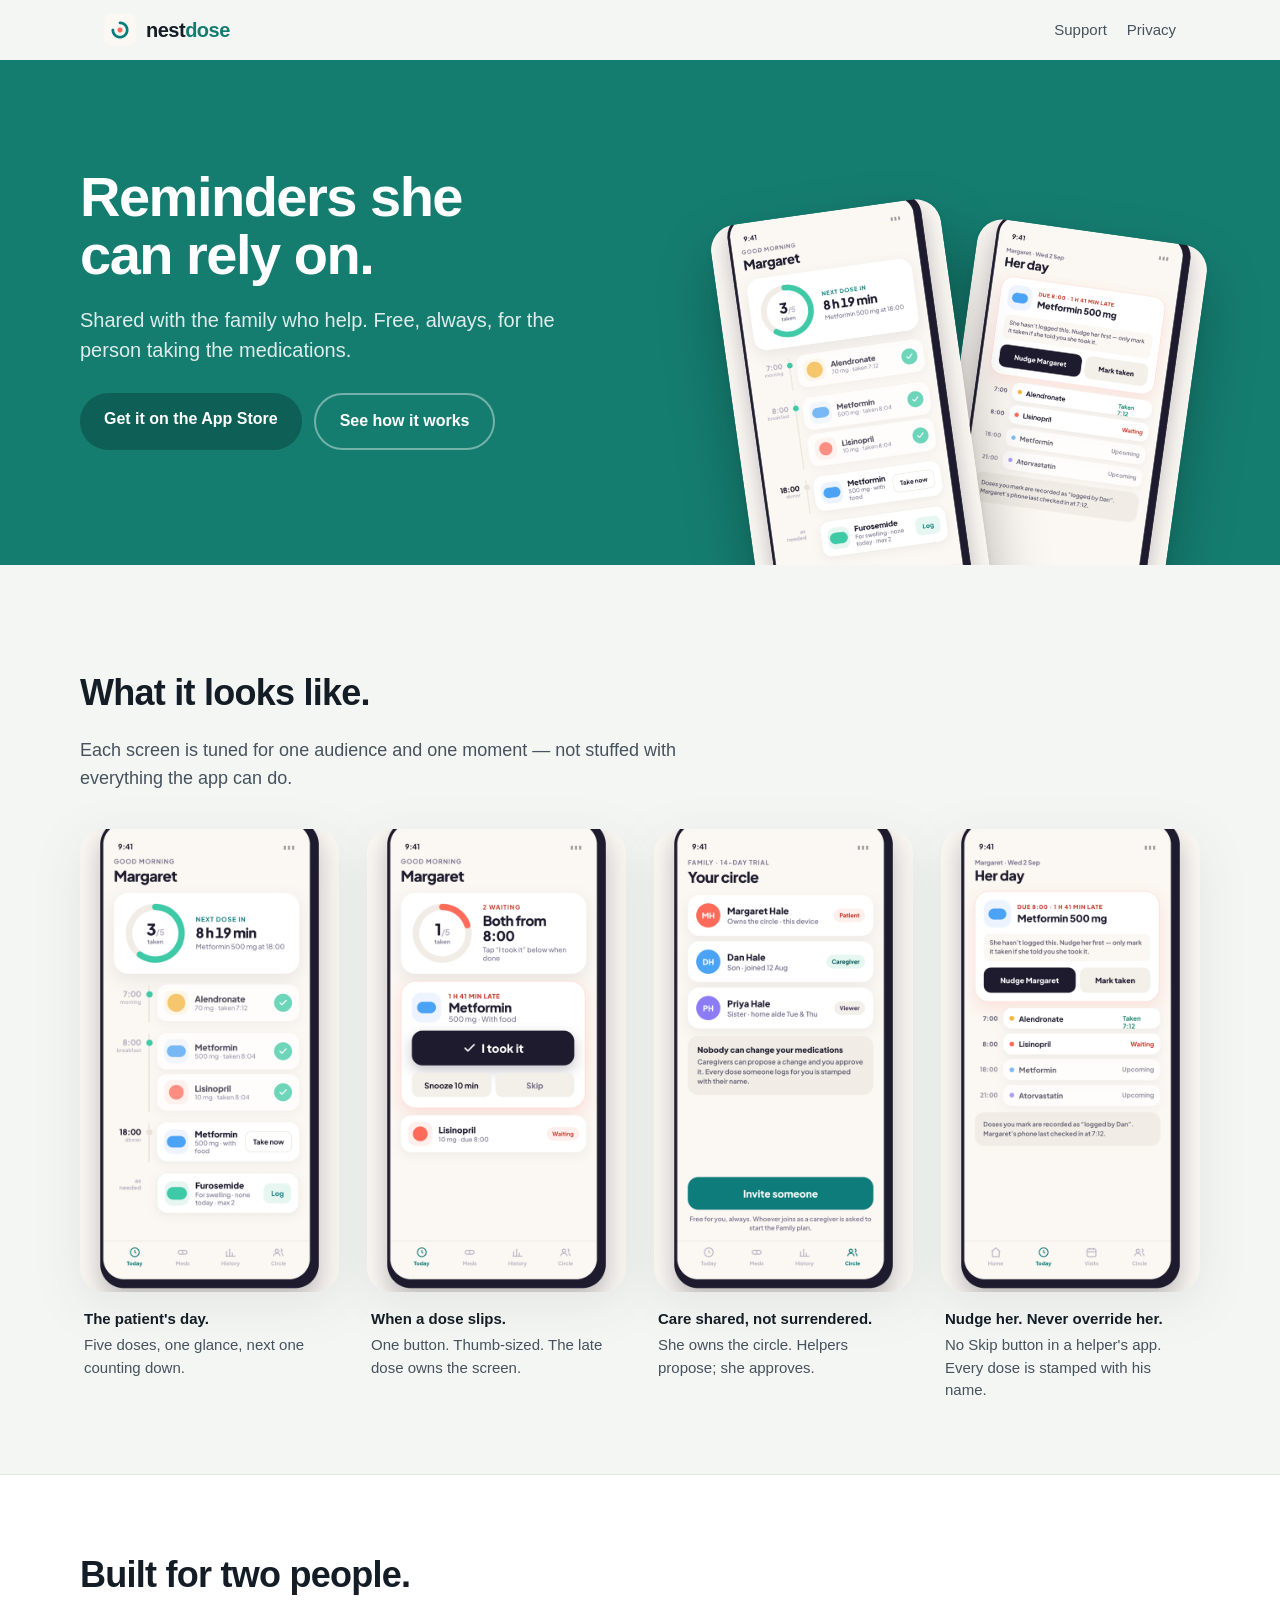
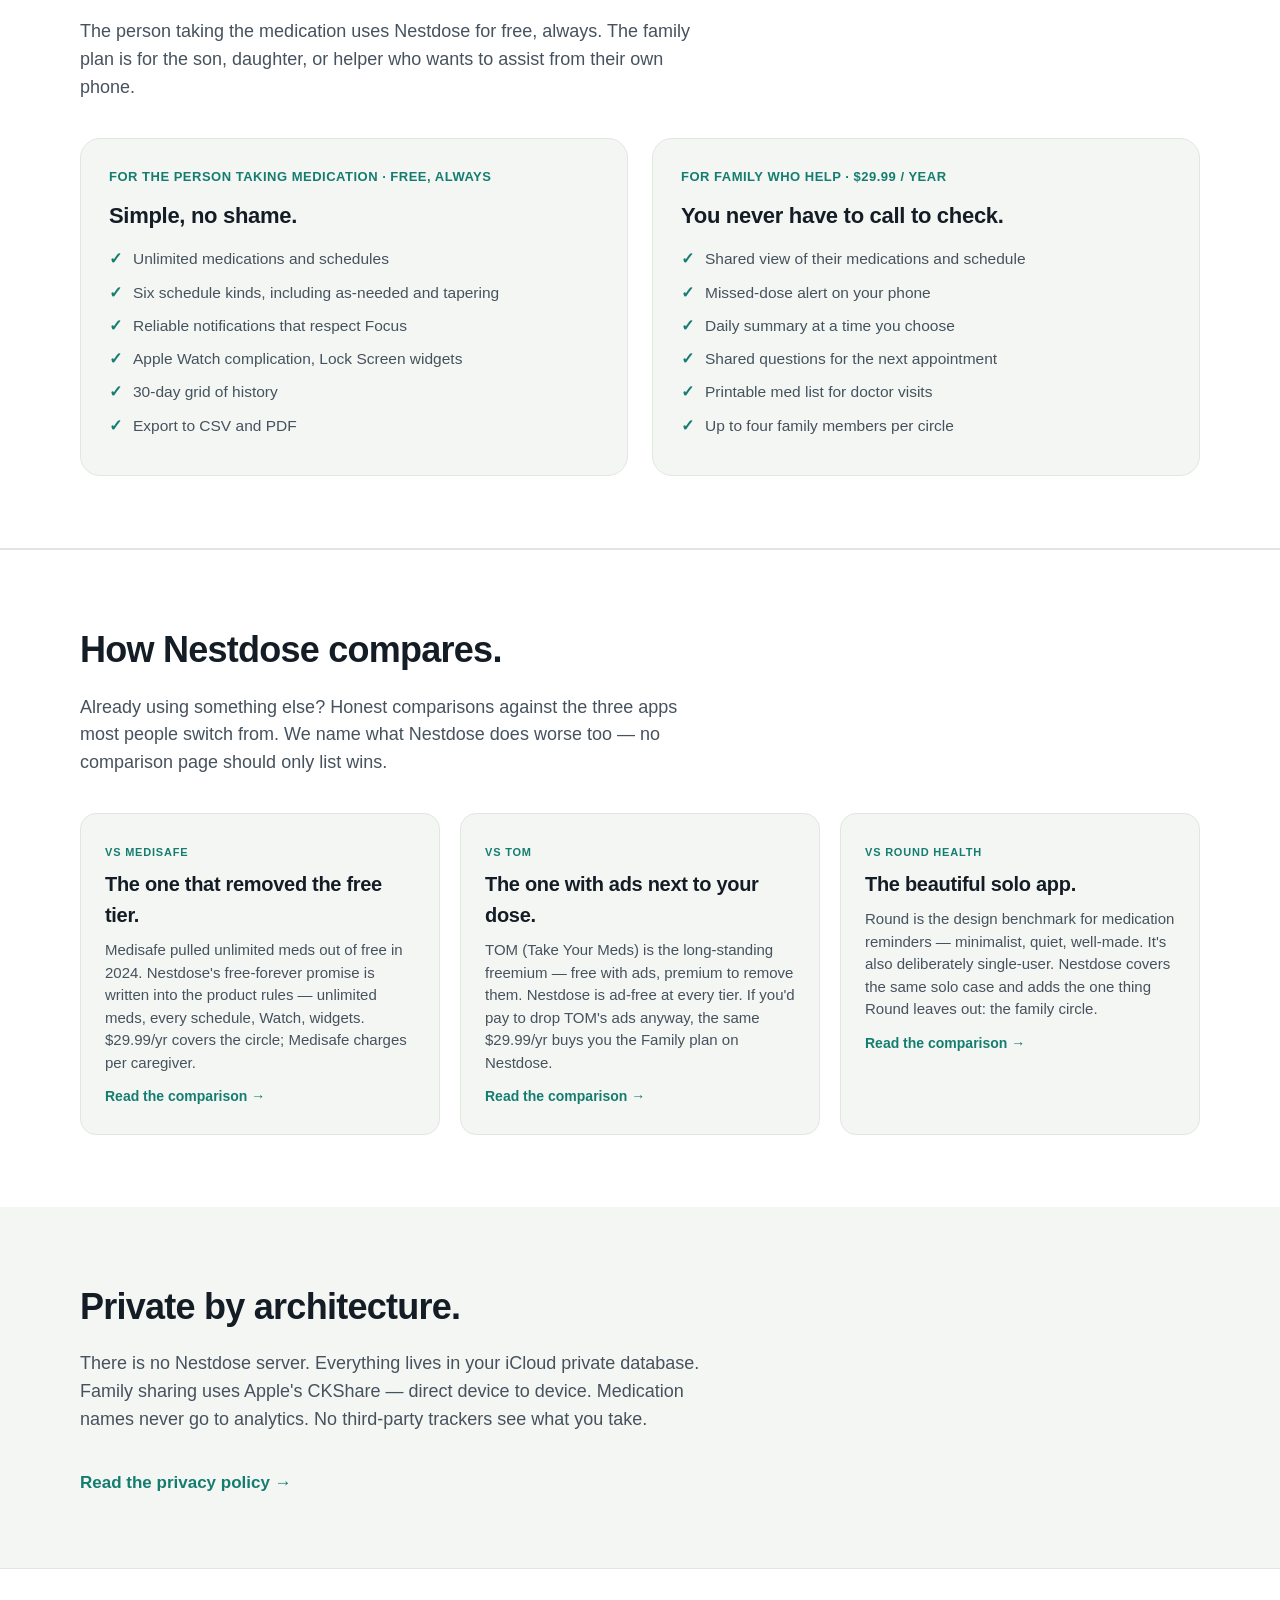
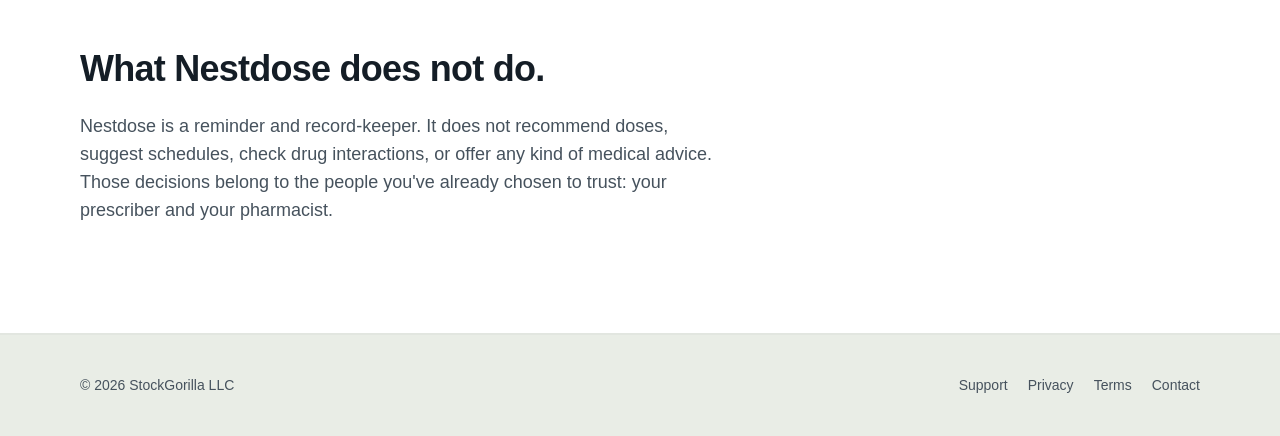
<file: index.html>
<!DOCTYPE html>
<html lang="en">
<head>
<meta charset="utf-8" />
<meta name="viewport" content="width=device-width, initial-scale=1" />
<title>Nestdose — Family medication reminders</title>
<meta name="description" content="Simple medication reminders for the person taking them, shared with the family who help. Free, always, for the patient." />
<link rel="stylesheet" href="/style.css" />
<link rel="icon" href="/favicon-32.png" sizes="32x32" />
<link rel="icon" href="/icon-128.png" sizes="128x128" />
<link rel="apple-touch-icon" href="/apple-touch-icon.png" />
<meta property="og:title" content="Nestdose — Family medication reminders" />
<meta property="og:description" content="Simple reminders. Shared with the family who help. Free, always, for the patient." />
<meta property="og:type" content="website" />
<meta property="og:url" content="https://nestdose.com" />
<meta property="og:image" content="https://nestdose.com/icon-1024.png" />
<meta name="theme-color" content="#157D70" />
</head>
<body>

<nav class="nav">
    <a href="/" class="brand">
        <img src="/icon-128.png" alt="" class="brand-icon" />
        <span class="brand-name">nest<em>dose</em></span>
    </a>
    <ul>
        <li><a href="/support/">Support</a></li>
        <li><a href="/privacy/">Privacy</a></li>
    </ul>
</nav>

<header class="hero">
    <div class="hero-inner">
        <div class="hero-copy">
            <h1>Reminders she<br>can rely on.</h1>
            <p class="tag">Shared with the family who help. Free, always, for the person taking the medications.</p>
            <div class="cta-row">
                <a href="https://apps.apple.com/app/id6810688107" class="cta">Get it on the App Store</a>
                <a href="#gallery" class="cta outline">See how it works</a>
            </div>
        </div>
        <div class="hero-devices" aria-hidden="true">
            <img src="/screenshots/today.png" alt="" class="phone phone-left" loading="eager" />
            <img src="/screenshots/caregiver.png" alt="" class="phone phone-right" loading="eager" />
        </div>
    </div>
</header>

<section id="gallery" class="gallery">
    <div class="inner">
        <h2>What it looks like.</h2>
        <p class="lede">Each screen is tuned for one audience and one moment — not stuffed with everything the app can do.</p>
        <div class="shots">
            <figure>
                <img src="/screenshots/today.png" alt="Today screen: Margaret's five doses for the day with a progress ring and timeline." loading="lazy" />
                <figcaption>
                    <strong>The patient's day.</strong>
                    Five doses, one glance, next one counting down.
                </figcaption>
            </figure>
            <figure>
                <img src="/screenshots/late-dose.png" alt="A late dose takes over the Today screen with one thumb-sized button." loading="lazy" />
                <figcaption>
                    <strong>When a dose slips.</strong>
                    One button. Thumb-sized. The late dose owns the screen.
                </figcaption>
            </figure>
            <figure>
                <img src="/screenshots/circle.png" alt="Circle screen listing Margaret, Dan, and Priya with their roles." loading="lazy" />
                <figcaption>
                    <strong>Care shared, not surrendered.</strong>
                    She owns the circle. Helpers propose; she approves.
                </figcaption>
            </figure>
            <figure>
                <img src="/screenshots/caregiver.png" alt="Caregiver view of Margaret's day showing a late dose and a Nudge button." loading="lazy" />
                <figcaption>
                    <strong>Nudge her. Never override her.</strong>
                    No Skip button in a helper's app. Every dose is stamped with his name.
                </figcaption>
            </figure>
        </div>
    </div>
</section>

<section class="plans">
    <div class="inner">
        <h2>Built for two people.</h2>
        <p class="lede">The person taking the medication uses Nestdose for free, always. The family plan is for the son, daughter, or helper who wants to assist from their own phone.</p>
        <div class="cards">
            <div class="card">
                <span class="price">For the person taking medication · Free, always</span>
                <h3>Simple, no shame.</h3>
                <ul>
                    <li>Unlimited medications and schedules</li>
                    <li>Six schedule kinds, including as-needed and tapering</li>
                    <li>Reliable notifications that respect Focus</li>
                    <li>Apple Watch complication, Lock Screen widgets</li>
                    <li>30-day grid of history</li>
                    <li>Export to CSV and PDF</li>
                </ul>
            </div>
            <div class="card">
                <span class="price">For family who help · $29.99 / year</span>
                <h3>You never have to call to check.</h3>
                <ul>
                    <li>Shared view of their medications and schedule</li>
                    <li>Missed-dose alert on your phone</li>
                    <li>Daily summary at a time you choose</li>
                    <li>Shared questions for the next appointment</li>
                    <li>Printable med list for doctor visits</li>
                    <li>Up to four family members per circle</li>
                </ul>
            </div>
        </div>
    </div>
</section>

<section class="compare-links">
    <div class="inner">
        <h2>How Nestdose compares.</h2>
        <p class="lede">Already using something else? Honest comparisons against the three apps most people switch from. We name what Nestdose does worse too — no comparison page should only list wins.</p>
        <div class="compare-grid">
            <a href="/vs-medisafe/" class="compare-card">
                <span class="vs-tag">vs Medisafe</span>
                <h3>The one that removed the free tier.</h3>
                <p>Medisafe pulled unlimited meds out of free in 2024. Nestdose's free-forever promise is written into the product rules — unlimited meds, every schedule, Watch, widgets. $29.99/yr covers the circle; Medisafe charges per caregiver.</p>
                <span class="read-more">Read the comparison →</span>
            </a>
            <a href="/vs-tom/" class="compare-card">
                <span class="vs-tag">vs TOM</span>
                <h3>The one with ads next to your dose.</h3>
                <p>TOM (Take Your Meds) is the long-standing freemium — free with ads, premium to remove them. Nestdose is ad-free at every tier. If you'd pay to drop TOM's ads anyway, the same $29.99/yr buys you the Family plan on Nestdose.</p>
                <span class="read-more">Read the comparison →</span>
            </a>
            <a href="/vs-round-health/" class="compare-card">
                <span class="vs-tag">vs Round Health</span>
                <h3>The beautiful solo app.</h3>
                <p>Round is the design benchmark for medication reminders — minimalist, quiet, well-made. It's also deliberately single-user. Nestdose covers the same solo case and adds the one thing Round leaves out: the family circle.</p>
                <span class="read-more">Read the comparison →</span>
            </a>
        </div>
    </div>
</section>

<section class="privacy-callout">
    <div class="inner">
        <h2>Private by architecture.</h2>
        <p class="lede">There is no Nestdose server. Everything lives in your iCloud private database. Family sharing uses Apple's CKShare — direct device to device. Medication names never go to analytics. No third-party trackers see what you take.</p>
        <p class="link-row"><a href="/privacy/">Read the privacy policy →</a></p>
    </div>
</section>

<section class="disclaimer">
    <div class="inner">
        <h2>What Nestdose does not do.</h2>
        <p class="lede">Nestdose is a reminder and record-keeper. It does not recommend doses, suggest schedules, check drug interactions, or offer any kind of medical advice. Those decisions belong to the people you've already chosen to trust: your prescriber and your pharmacist.</p>
    </div>
</section>

<footer class="footer">
    <div class="inner">
        <div>© 2026 StockGorilla LLC</div>
        <ul>
            <li><a href="/support/">Support</a></li>
            <li><a href="/privacy/">Privacy</a></li>
            <li><a href="/terms/">Terms</a></li>
            <li><a href="mailto:adhikaribipin@gmail.com">Contact</a></li>
        </ul>
    </div>
</footer>

</body>
</html>
</file>
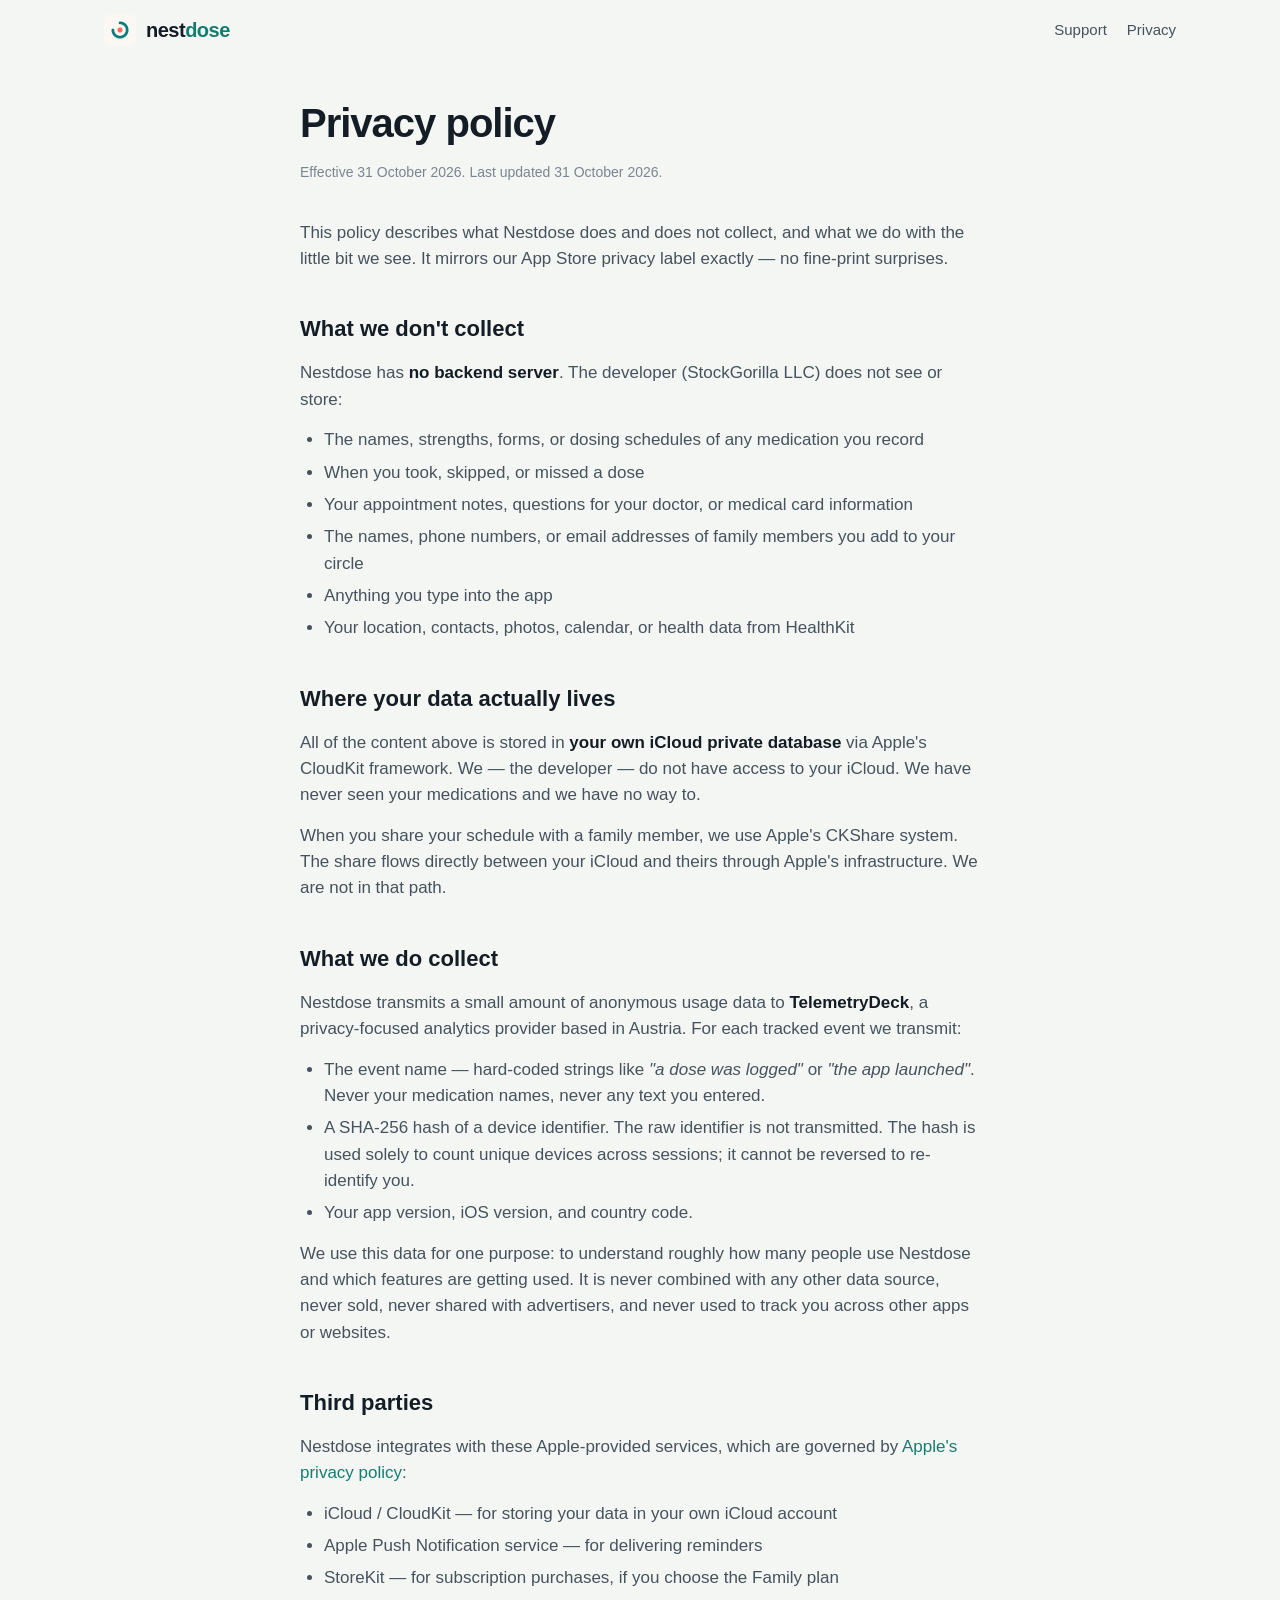
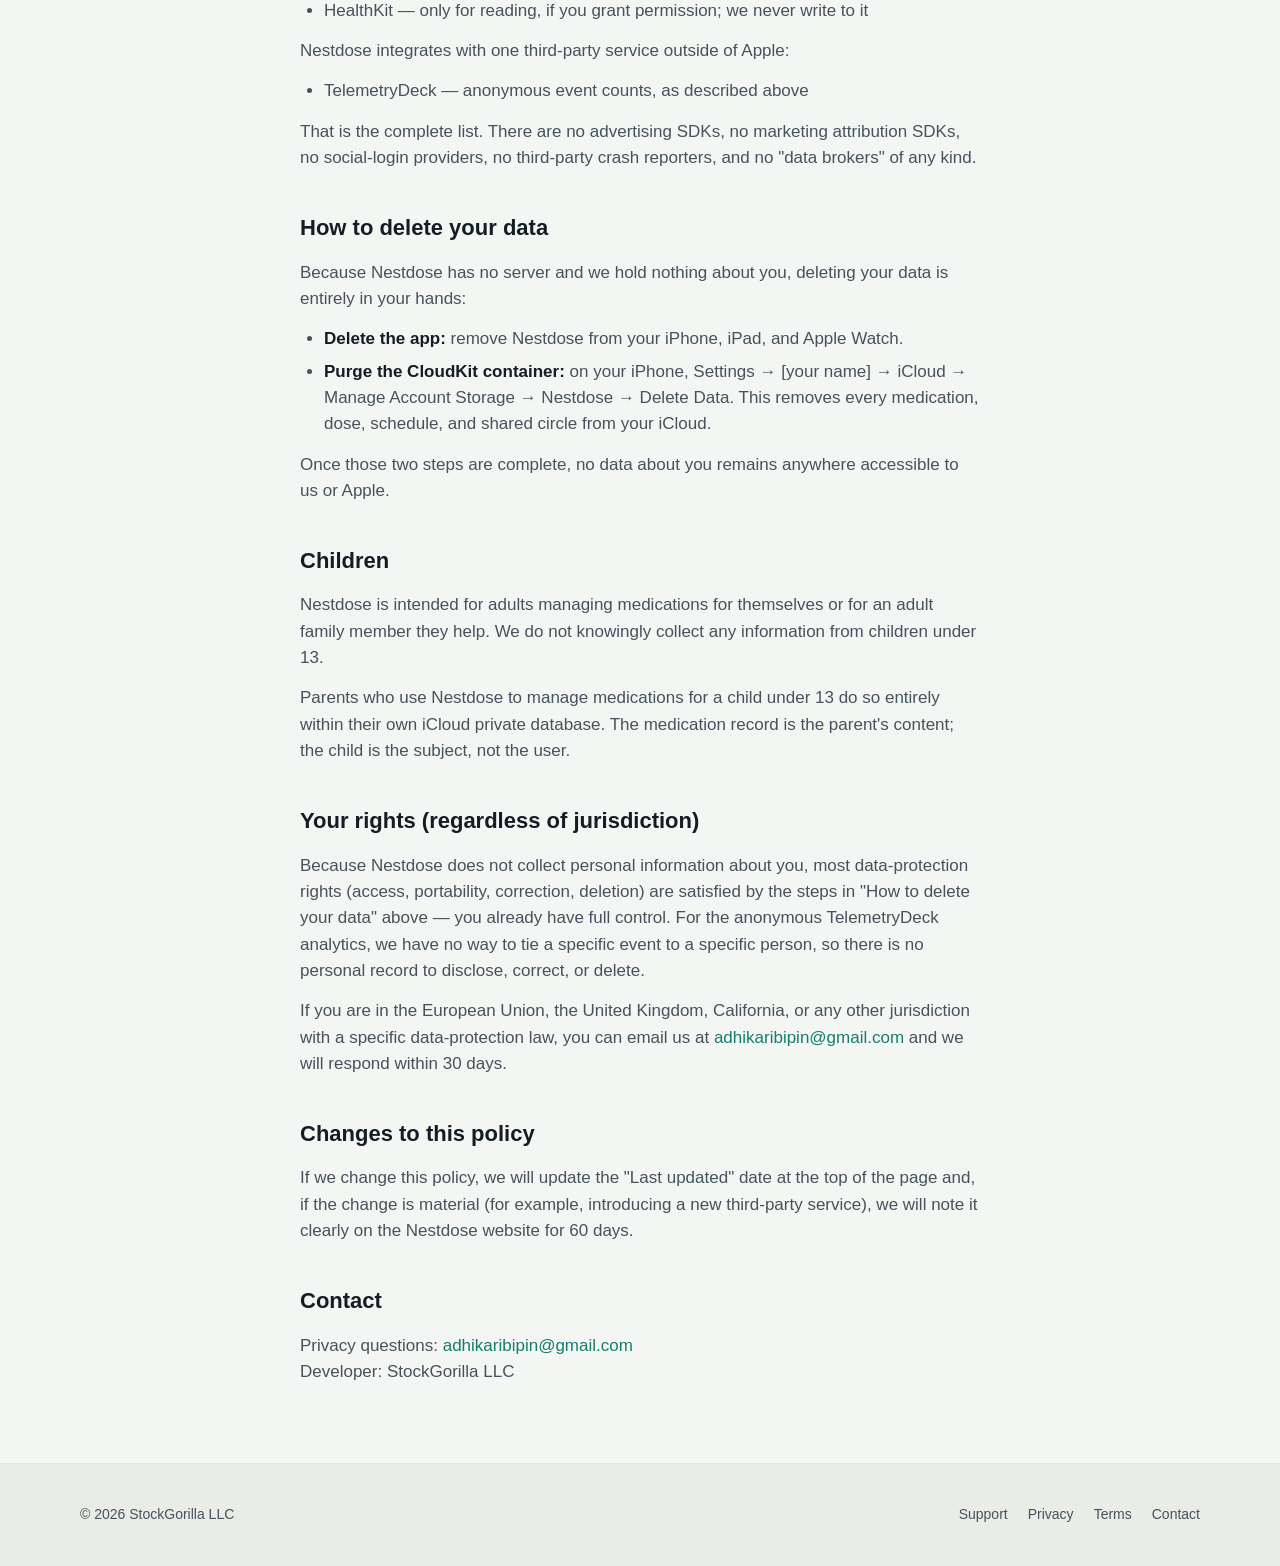
<file: privacy/index.html>
<!DOCTYPE html>
<html lang="en">
<head>
<meta charset="utf-8" />
<meta name="viewport" content="width=device-width, initial-scale=1" />
<title>Privacy Policy — Nestdose</title>
<meta name="description" content="Nestdose has no backend. Your medications and doses live in your own iCloud private database. We don't see them." />
<link rel="stylesheet" href="/style.css" />
<link rel="icon" href="/favicon-32.png" sizes="32x32" />
<link rel="icon" href="/icon-128.png" sizes="128x128" />
<link rel="apple-touch-icon" href="/apple-touch-icon.png" />
<meta name="theme-color" content="#157D70" />
</head>
<body>

<nav class="nav">
    <a href="/" class="brand">
        <img src="/icon-128.png" alt="" class="brand-icon" />
        <span class="brand-name">nest<em>dose</em></span>
    </a>
    <ul>
        <li><a href="/support/">Support</a></li>
        <li><a href="/privacy/">Privacy</a></li>
    </ul>
</nav>

<main class="wrap legal">

<h1>Privacy policy</h1>
<p class="meta">Effective 31 October 2026. Last updated 31 October 2026.</p>

<p>This policy describes what Nestdose does and does not collect, and what we do with the little bit we see. It mirrors our App Store privacy label exactly — no fine-print surprises.</p>

<h2>What we don't collect</h2>
<p>Nestdose has <strong>no backend server</strong>. The developer (StockGorilla LLC) does not see or store:</p>
<ul>
    <li>The names, strengths, forms, or dosing schedules of any medication you record</li>
    <li>When you took, skipped, or missed a dose</li>
    <li>Your appointment notes, questions for your doctor, or medical card information</li>
    <li>The names, phone numbers, or email addresses of family members you add to your circle</li>
    <li>Anything you type into the app</li>
    <li>Your location, contacts, photos, calendar, or health data from HealthKit</li>
</ul>

<h2>Where your data actually lives</h2>
<p>All of the content above is stored in <strong>your own iCloud private database</strong> via Apple's CloudKit framework. We — the developer — do not have access to your iCloud. We have never seen your medications and we have no way to.</p>
<p>When you share your schedule with a family member, we use Apple's CKShare system. The share flows directly between your iCloud and theirs through Apple's infrastructure. We are not in that path.</p>

<h2>What we do collect</h2>
<p>Nestdose transmits a small amount of anonymous usage data to <strong>TelemetryDeck</strong>, a privacy-focused analytics provider based in Austria. For each tracked event we transmit:</p>
<ul>
    <li>The event name — hard-coded strings like <em>"a dose was logged"</em> or <em>"the app launched"</em>. Never your medication names, never any text you entered.</li>
    <li>A SHA-256 hash of a device identifier. The raw identifier is not transmitted. The hash is used solely to count unique devices across sessions; it cannot be reversed to re-identify you.</li>
    <li>Your app version, iOS version, and country code.</li>
</ul>
<p>We use this data for one purpose: to understand roughly how many people use Nestdose and which features are getting used. It is never combined with any other data source, never sold, never shared with advertisers, and never used to track you across other apps or websites.</p>

<h2>Third parties</h2>
<p>Nestdose integrates with these Apple-provided services, which are governed by <a href="https://www.apple.com/legal/privacy/">Apple's privacy policy</a>:</p>
<ul>
    <li>iCloud / CloudKit — for storing your data in your own iCloud account</li>
    <li>Apple Push Notification service — for delivering reminders</li>
    <li>StoreKit — for subscription purchases, if you choose the Family plan</li>
    <li>HealthKit — only for reading, if you grant permission; we never write to it</li>
</ul>
<p>Nestdose integrates with one third-party service outside of Apple:</p>
<ul>
    <li>TelemetryDeck — anonymous event counts, as described above</li>
</ul>
<p>That is the complete list. There are no advertising SDKs, no marketing attribution SDKs, no social-login providers, no third-party crash reporters, and no "data brokers" of any kind.</p>

<h2>How to delete your data</h2>
<p>Because Nestdose has no server and we hold nothing about you, deleting your data is entirely in your hands:</p>
<ul>
    <li><strong>Delete the app:</strong> remove Nestdose from your iPhone, iPad, and Apple Watch.</li>
    <li><strong>Purge the CloudKit container:</strong> on your iPhone, Settings → [your name] → iCloud → Manage Account Storage → Nestdose → Delete Data. This removes every medication, dose, schedule, and shared circle from your iCloud.</li>
</ul>
<p>Once those two steps are complete, no data about you remains anywhere accessible to us or Apple.</p>

<h2>Children</h2>
<p>Nestdose is intended for adults managing medications for themselves or for an adult family member they help. We do not knowingly collect any information from children under 13.</p>
<p>Parents who use Nestdose to manage medications for a child under 13 do so entirely within their own iCloud private database. The medication record is the parent's content; the child is the subject, not the user.</p>

<h2>Your rights (regardless of jurisdiction)</h2>
<p>Because Nestdose does not collect personal information about you, most data-protection rights (access, portability, correction, deletion) are satisfied by the steps in "How to delete your data" above — you already have full control. For the anonymous TelemetryDeck analytics, we have no way to tie a specific event to a specific person, so there is no personal record to disclose, correct, or delete.</p>
<p>If you are in the European Union, the United Kingdom, California, or any other jurisdiction with a specific data-protection law, you can email us at <a href="mailto:adhikaribipin@gmail.com">adhikaribipin@gmail.com</a> and we will respond within 30 days.</p>

<h2>Changes to this policy</h2>
<p>If we change this policy, we will update the "Last updated" date at the top of the page and, if the change is material (for example, introducing a new third-party service), we will note it clearly on the Nestdose website for 60 days.</p>

<h2>Contact</h2>
<p>Privacy questions: <a href="mailto:adhikaribipin@gmail.com">adhikaribipin@gmail.com</a><br>
Developer: StockGorilla LLC</p>

</main>

<footer class="footer">
    <div class="inner">
        <div>© 2026 StockGorilla LLC</div>
        <ul>
            <li><a href="/support/">Support</a></li>
            <li><a href="/privacy/">Privacy</a></li>
            <li><a href="/terms/">Terms</a></li>
            <li><a href="mailto:adhikaribipin@gmail.com">Contact</a></li>
        </ul>
    </div>
</footer>

</body>
</html>
</file>
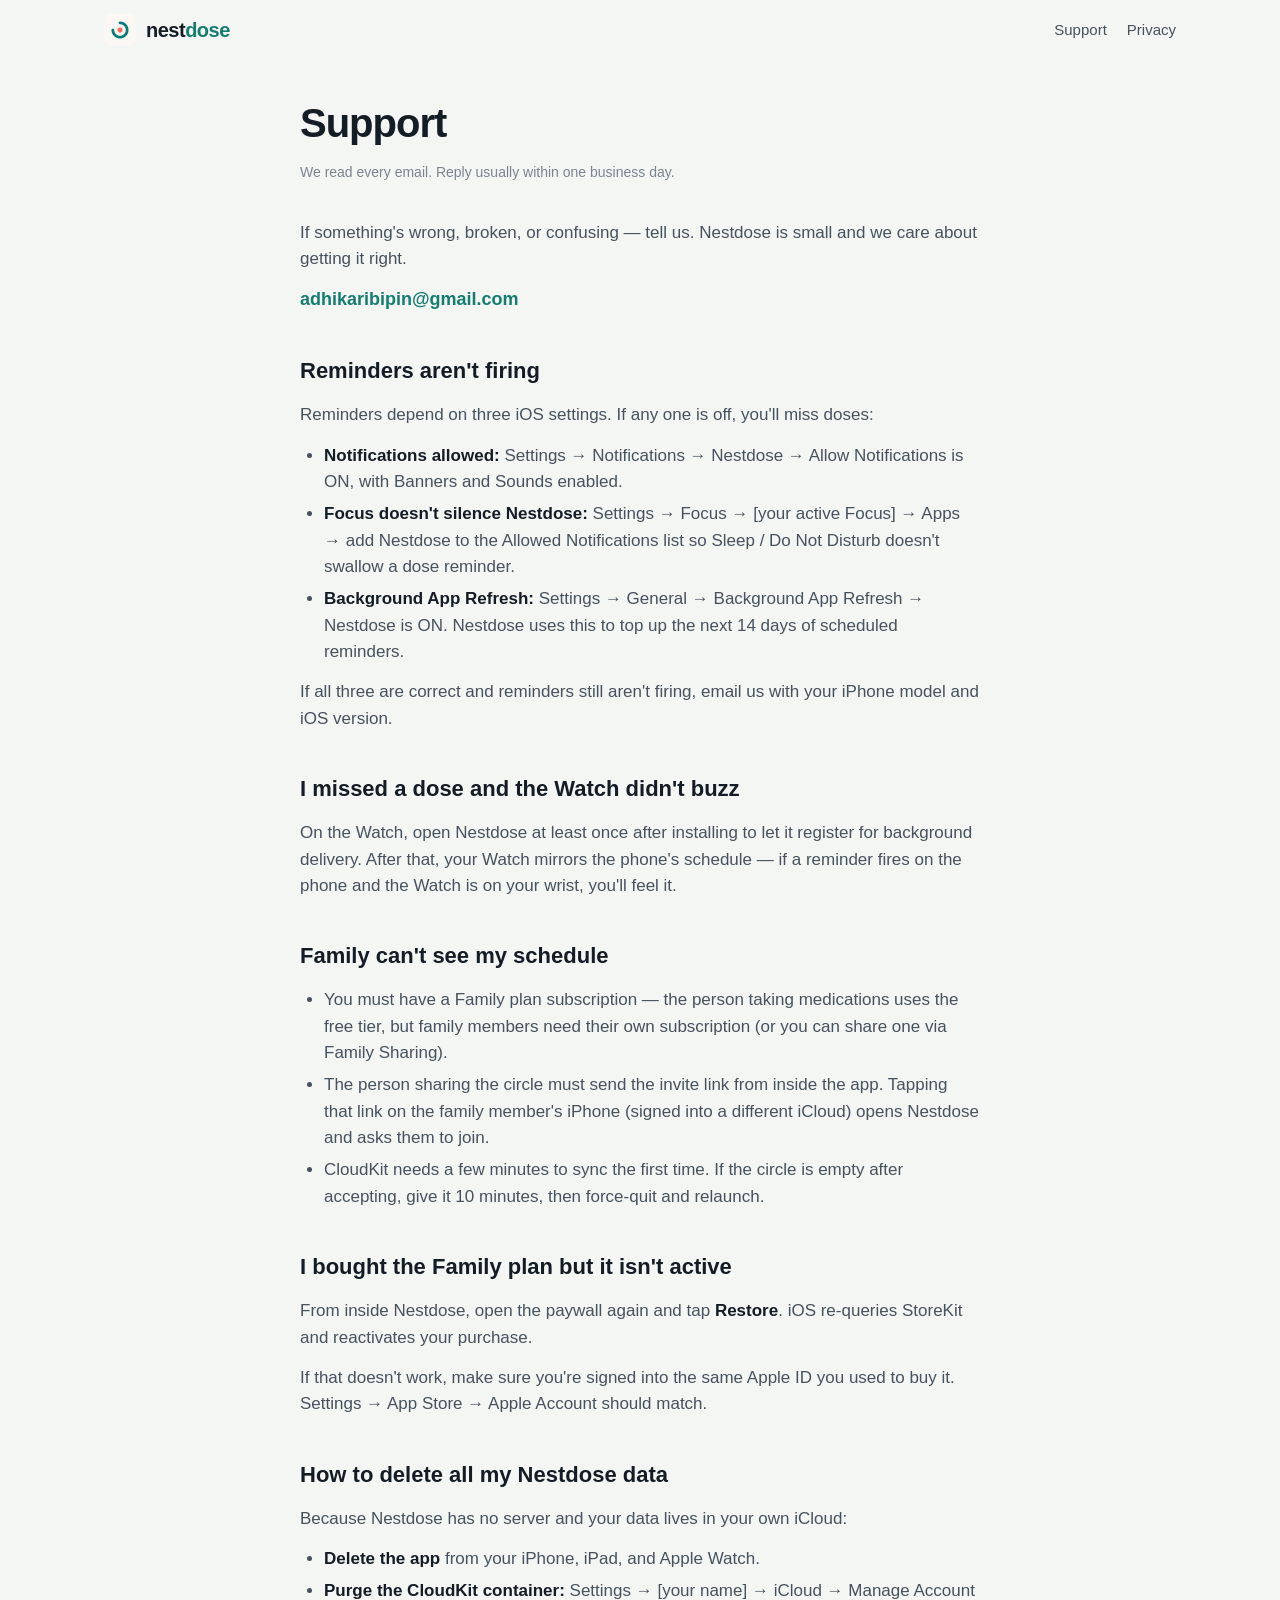
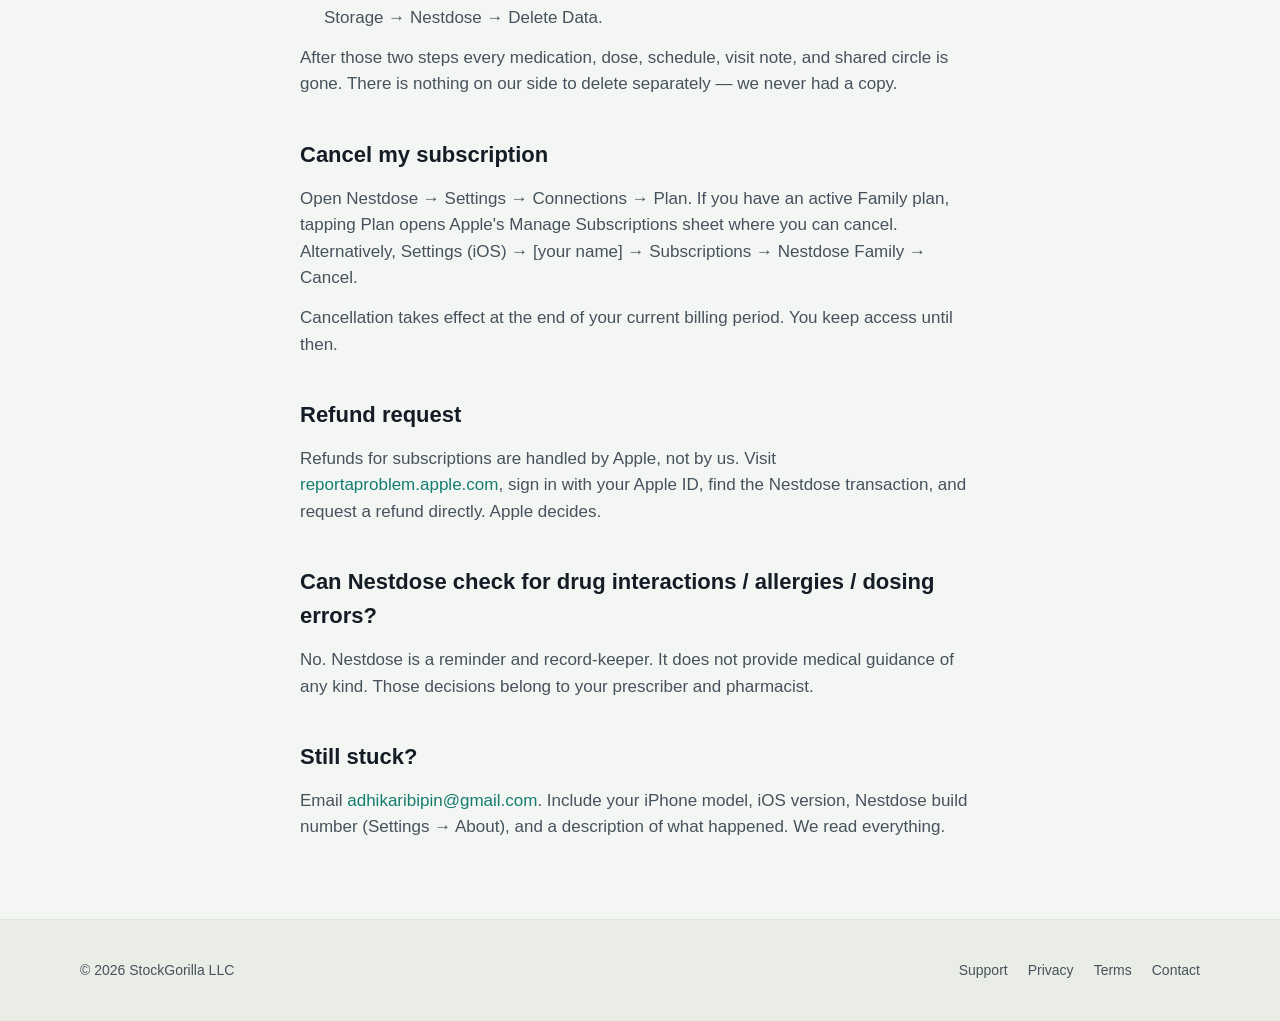
<file: support/index.html>
<!DOCTYPE html>
<html lang="en">
<head>
<meta charset="utf-8" />
<meta name="viewport" content="width=device-width, initial-scale=1" />
<title>Support — Nestdose</title>
<meta name="description" content="How to get help with Nestdose, how to delete your data, and how to contact us." />
<link rel="stylesheet" href="/style.css" />
<link rel="icon" href="/favicon-32.png" sizes="32x32" />
<link rel="icon" href="/icon-128.png" sizes="128x128" />
<link rel="apple-touch-icon" href="/apple-touch-icon.png" />
<meta name="theme-color" content="#157D70" />
</head>
<body>

<nav class="nav">
    <a href="/" class="brand">
        <img src="/icon-128.png" alt="" class="brand-icon" />
        <span class="brand-name">nest<em>dose</em></span>
    </a>
    <ul>
        <li><a href="/support/">Support</a></li>
        <li><a href="/privacy/">Privacy</a></li>
    </ul>
</nav>

<main class="wrap legal">

<h1>Support</h1>
<p class="meta">We read every email. Reply usually within one business day.</p>

<p>If something's wrong, broken, or confusing — tell us. Nestdose is small and we care about getting it right.</p>

<p><a href="mailto:adhikaribipin@gmail.com" style="font-size:18px;font-weight:600;">adhikaribipin@gmail.com</a></p>

<h2>Reminders aren't firing</h2>
<p>Reminders depend on three iOS settings. If any one is off, you'll miss doses:</p>
<ul>
    <li><strong>Notifications allowed:</strong> Settings → Notifications → Nestdose → Allow Notifications is ON, with Banners and Sounds enabled.</li>
    <li><strong>Focus doesn't silence Nestdose:</strong> Settings → Focus → [your active Focus] → Apps → add Nestdose to the Allowed Notifications list so Sleep / Do Not Disturb doesn't swallow a dose reminder.</li>
    <li><strong>Background App Refresh:</strong> Settings → General → Background App Refresh → Nestdose is ON. Nestdose uses this to top up the next 14 days of scheduled reminders.</li>
</ul>
<p>If all three are correct and reminders still aren't firing, email us with your iPhone model and iOS version.</p>

<h2>I missed a dose and the Watch didn't buzz</h2>
<p>On the Watch, open Nestdose at least once after installing to let it register for background delivery. After that, your Watch mirrors the phone's schedule — if a reminder fires on the phone and the Watch is on your wrist, you'll feel it.</p>

<h2>Family can't see my schedule</h2>
<ul>
    <li>You must have a Family plan subscription — the person taking medications uses the free tier, but family members need their own subscription (or you can share one via Family Sharing).</li>
    <li>The person sharing the circle must send the invite link from inside the app. Tapping that link on the family member's iPhone (signed into a different iCloud) opens Nestdose and asks them to join.</li>
    <li>CloudKit needs a few minutes to sync the first time. If the circle is empty after accepting, give it 10 minutes, then force-quit and relaunch.</li>
</ul>

<h2>I bought the Family plan but it isn't active</h2>
<p>From inside Nestdose, open the paywall again and tap <strong>Restore</strong>. iOS re-queries StoreKit and reactivates your purchase.</p>
<p>If that doesn't work, make sure you're signed into the same Apple ID you used to buy it. Settings → App Store → Apple Account should match.</p>

<h2>How to delete all my Nestdose data</h2>
<p>Because Nestdose has no server and your data lives in your own iCloud:</p>
<ul>
    <li><strong>Delete the app</strong> from your iPhone, iPad, and Apple Watch.</li>
    <li><strong>Purge the CloudKit container:</strong> Settings → [your name] → iCloud → Manage Account Storage → Nestdose → Delete Data.</li>
</ul>
<p>After those two steps every medication, dose, schedule, visit note, and shared circle is gone. There is nothing on our side to delete separately — we never had a copy.</p>

<h2>Cancel my subscription</h2>
<p>Open Nestdose → Settings → Connections → Plan. If you have an active Family plan, tapping Plan opens Apple's Manage Subscriptions sheet where you can cancel. Alternatively, Settings (iOS) → [your name] → Subscriptions → Nestdose Family → Cancel.</p>
<p>Cancellation takes effect at the end of your current billing period. You keep access until then.</p>

<h2>Refund request</h2>
<p>Refunds for subscriptions are handled by Apple, not by us. Visit <a href="https://reportaproblem.apple.com">reportaproblem.apple.com</a>, sign in with your Apple ID, find the Nestdose transaction, and request a refund directly. Apple decides.</p>

<h2>Can Nestdose check for drug interactions / allergies / dosing errors?</h2>
<p>No. Nestdose is a reminder and record-keeper. It does not provide medical guidance of any kind. Those decisions belong to your prescriber and pharmacist.</p>

<h2>Still stuck?</h2>
<p>Email <a href="mailto:adhikaribipin@gmail.com">adhikaribipin@gmail.com</a>. Include your iPhone model, iOS version, Nestdose build number (Settings → About), and a description of what happened. We read everything.</p>

</main>

<footer class="footer">
    <div class="inner">
        <div>© 2026 StockGorilla LLC</div>
        <ul>
            <li><a href="/support/">Support</a></li>
            <li><a href="/privacy/">Privacy</a></li>
            <li><a href="/terms/">Terms</a></li>
            <li><a href="mailto:adhikaribipin@gmail.com">Contact</a></li>
        </ul>
    </div>
</footer>

</body>
</html>
</file>
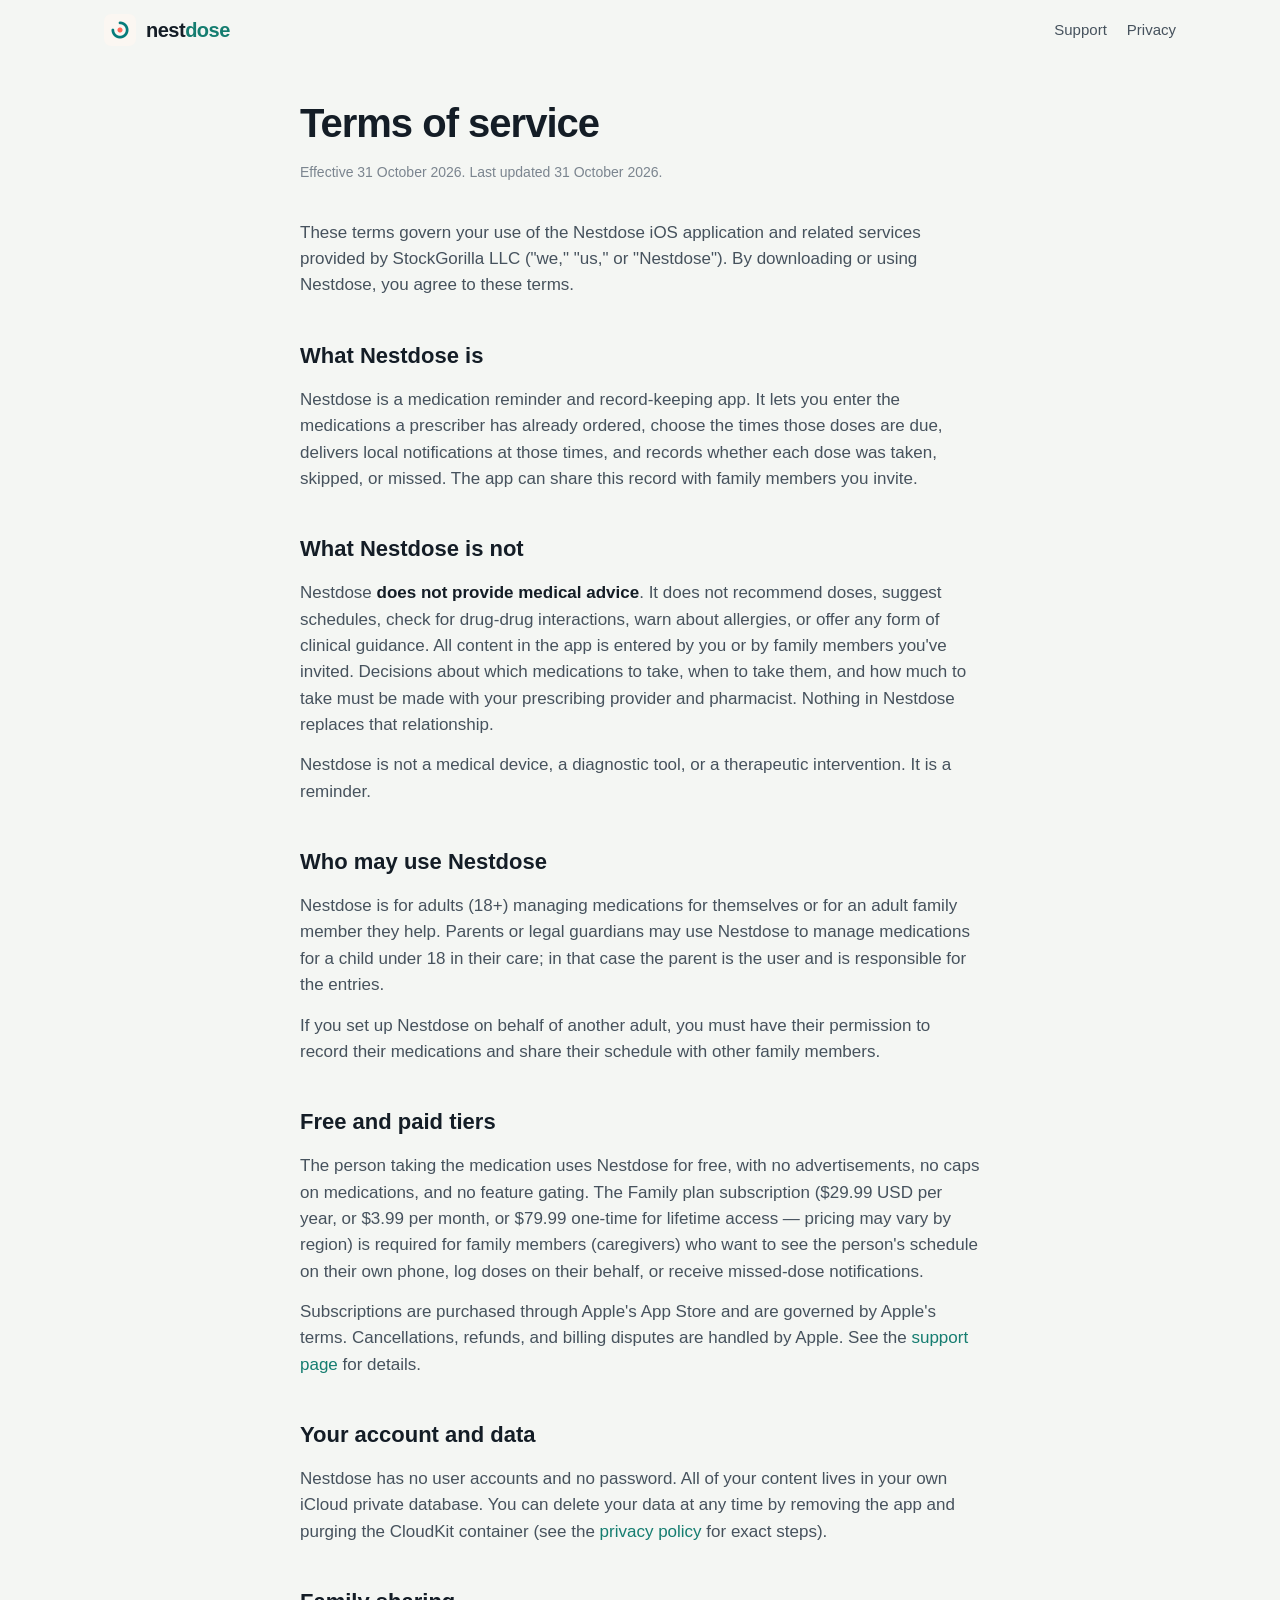
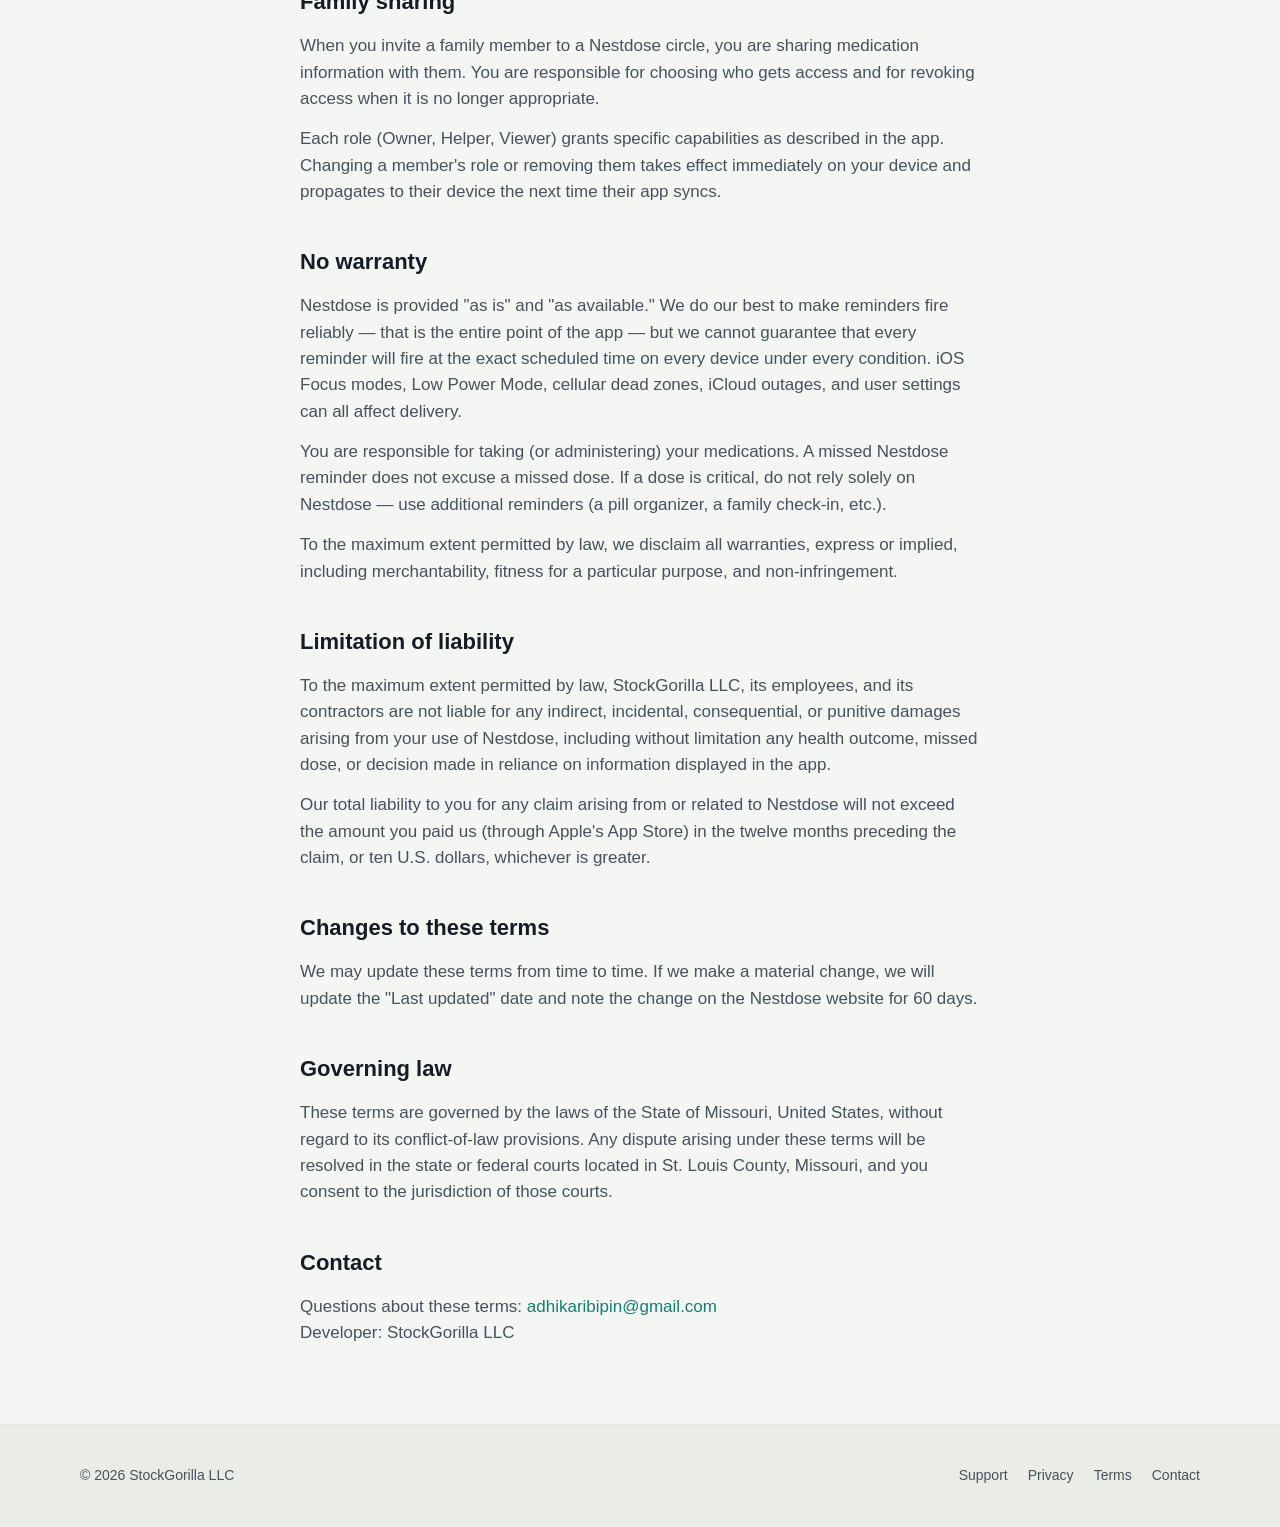
<file: terms/index.html>
<!DOCTYPE html>
<html lang="en">
<head>
<meta charset="utf-8" />
<meta name="viewport" content="width=device-width, initial-scale=1" />
<title>Terms of Service — Nestdose</title>
<meta name="description" content="Terms of service for using the Nestdose medication reminder app." />
<link rel="stylesheet" href="/style.css" />
<link rel="icon" href="/favicon-32.png" sizes="32x32" />
<link rel="icon" href="/icon-128.png" sizes="128x128" />
<link rel="apple-touch-icon" href="/apple-touch-icon.png" />
<meta name="theme-color" content="#157D70" />
</head>
<body>

<nav class="nav">
    <a href="/" class="brand">
        <img src="/icon-128.png" alt="" class="brand-icon" />
        <span class="brand-name">nest<em>dose</em></span>
    </a>
    <ul>
        <li><a href="/support/">Support</a></li>
        <li><a href="/privacy/">Privacy</a></li>
    </ul>
</nav>

<main class="wrap legal">

<h1>Terms of service</h1>
<p class="meta">Effective 31 October 2026. Last updated 31 October 2026.</p>

<p>These terms govern your use of the Nestdose iOS application and related services provided by StockGorilla LLC ("we," "us," or "Nestdose"). By downloading or using Nestdose, you agree to these terms.</p>

<h2>What Nestdose is</h2>
<p>Nestdose is a medication reminder and record-keeping app. It lets you enter the medications a prescriber has already ordered, choose the times those doses are due, delivers local notifications at those times, and records whether each dose was taken, skipped, or missed. The app can share this record with family members you invite.</p>

<h2>What Nestdose is not</h2>
<p>Nestdose <strong>does not provide medical advice</strong>. It does not recommend doses, suggest schedules, check for drug-drug interactions, warn about allergies, or offer any form of clinical guidance. All content in the app is entered by you or by family members you've invited. Decisions about which medications to take, when to take them, and how much to take must be made with your prescribing provider and pharmacist. Nothing in Nestdose replaces that relationship.</p>
<p>Nestdose is not a medical device, a diagnostic tool, or a therapeutic intervention. It is a reminder.</p>

<h2>Who may use Nestdose</h2>
<p>Nestdose is for adults (18+) managing medications for themselves or for an adult family member they help. Parents or legal guardians may use Nestdose to manage medications for a child under 18 in their care; in that case the parent is the user and is responsible for the entries.</p>
<p>If you set up Nestdose on behalf of another adult, you must have their permission to record their medications and share their schedule with other family members.</p>

<h2>Free and paid tiers</h2>
<p>The person taking the medication uses Nestdose for free, with no advertisements, no caps on medications, and no feature gating. The Family plan subscription ($29.99 USD per year, or $3.99 per month, or $79.99 one-time for lifetime access — pricing may vary by region) is required for family members (caregivers) who want to see the person's schedule on their own phone, log doses on their behalf, or receive missed-dose notifications.</p>
<p>Subscriptions are purchased through Apple's App Store and are governed by Apple's terms. Cancellations, refunds, and billing disputes are handled by Apple. See the <a href="/support/">support page</a> for details.</p>

<h2>Your account and data</h2>
<p>Nestdose has no user accounts and no password. All of your content lives in your own iCloud private database. You can delete your data at any time by removing the app and purging the CloudKit container (see the <a href="/privacy/">privacy policy</a> for exact steps).</p>

<h2>Family sharing</h2>
<p>When you invite a family member to a Nestdose circle, you are sharing medication information with them. You are responsible for choosing who gets access and for revoking access when it is no longer appropriate.</p>
<p>Each role (Owner, Helper, Viewer) grants specific capabilities as described in the app. Changing a member's role or removing them takes effect immediately on your device and propagates to their device the next time their app syncs.</p>

<h2>No warranty</h2>
<p>Nestdose is provided "as is" and "as available." We do our best to make reminders fire reliably — that is the entire point of the app — but we cannot guarantee that every reminder will fire at the exact scheduled time on every device under every condition. iOS Focus modes, Low Power Mode, cellular dead zones, iCloud outages, and user settings can all affect delivery.</p>
<p>You are responsible for taking (or administering) your medications. A missed Nestdose reminder does not excuse a missed dose. If a dose is critical, do not rely solely on Nestdose — use additional reminders (a pill organizer, a family check-in, etc.).</p>
<p>To the maximum extent permitted by law, we disclaim all warranties, express or implied, including merchantability, fitness for a particular purpose, and non-infringement.</p>

<h2>Limitation of liability</h2>
<p>To the maximum extent permitted by law, StockGorilla LLC, its employees, and its contractors are not liable for any indirect, incidental, consequential, or punitive damages arising from your use of Nestdose, including without limitation any health outcome, missed dose, or decision made in reliance on information displayed in the app.</p>
<p>Our total liability to you for any claim arising from or related to Nestdose will not exceed the amount you paid us (through Apple's App Store) in the twelve months preceding the claim, or ten U.S. dollars, whichever is greater.</p>

<h2>Changes to these terms</h2>
<p>We may update these terms from time to time. If we make a material change, we will update the "Last updated" date and note the change on the Nestdose website for 60 days.</p>

<h2>Governing law</h2>
<p>These terms are governed by the laws of the State of Missouri, United States, without regard to its conflict-of-law provisions. Any dispute arising under these terms will be resolved in the state or federal courts located in St. Louis County, Missouri, and you consent to the jurisdiction of those courts.</p>

<h2>Contact</h2>
<p>Questions about these terms: <a href="mailto:adhikaribipin@gmail.com">adhikaribipin@gmail.com</a><br>
Developer: StockGorilla LLC</p>

</main>

<footer class="footer">
    <div class="inner">
        <div>© 2026 StockGorilla LLC</div>
        <ul>
            <li><a href="/support/">Support</a></li>
            <li><a href="/privacy/">Privacy</a></li>
            <li><a href="/terms/">Terms</a></li>
            <li><a href="mailto:adhikaribipin@gmail.com">Contact</a></li>
        </ul>
    </div>
</footer>

</body>
</html>
</file>
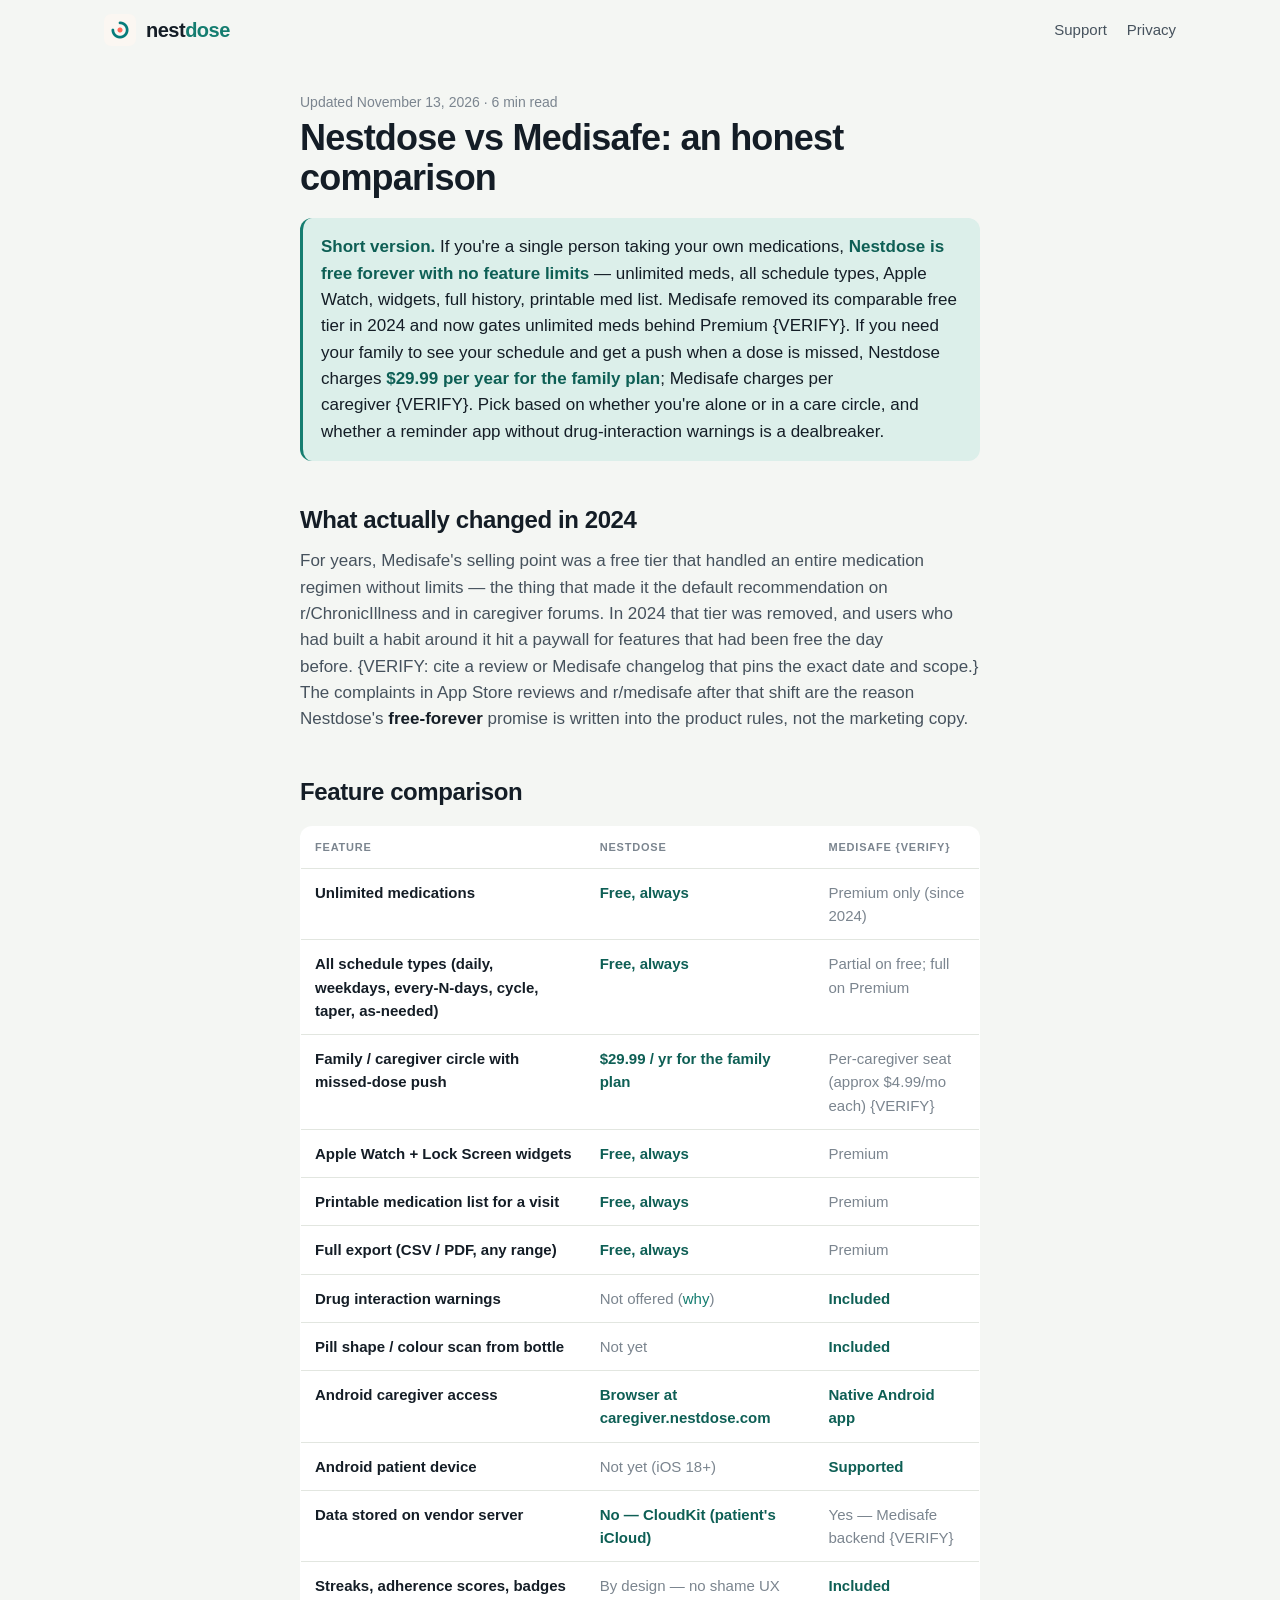
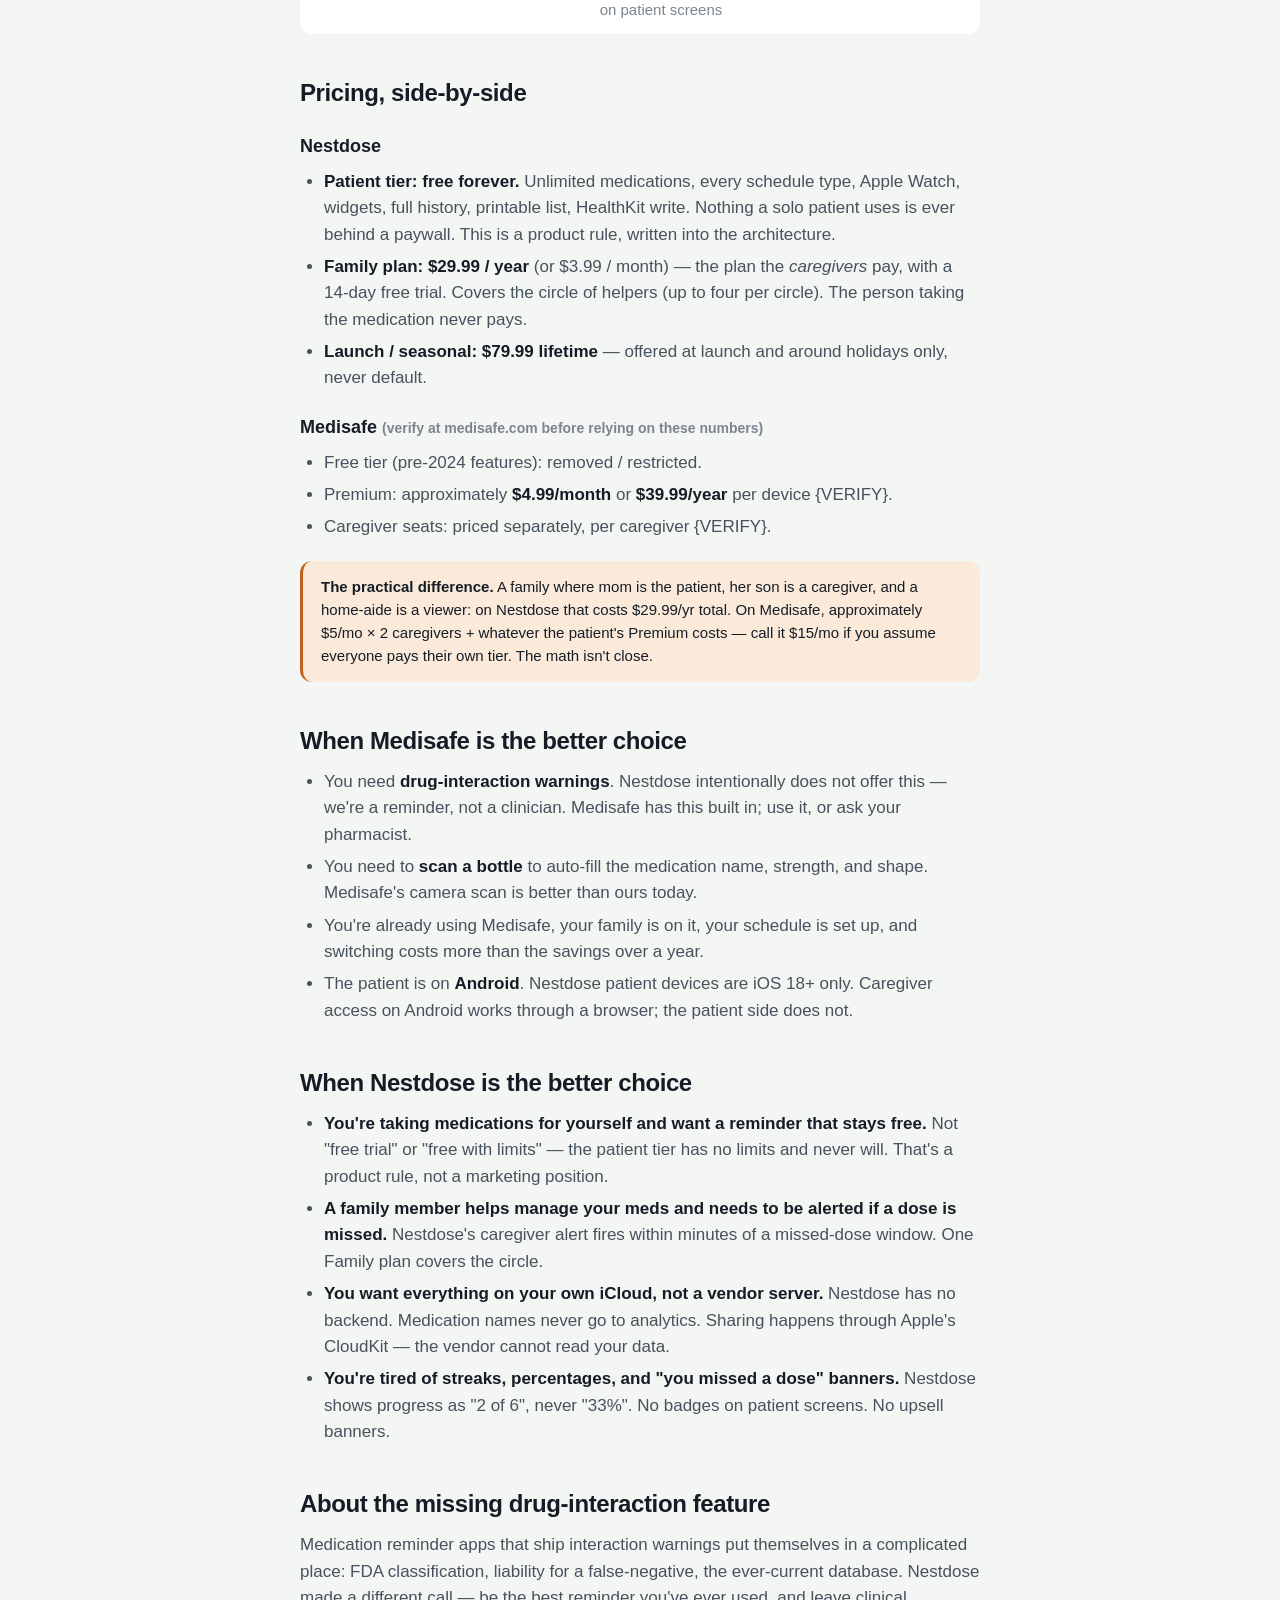
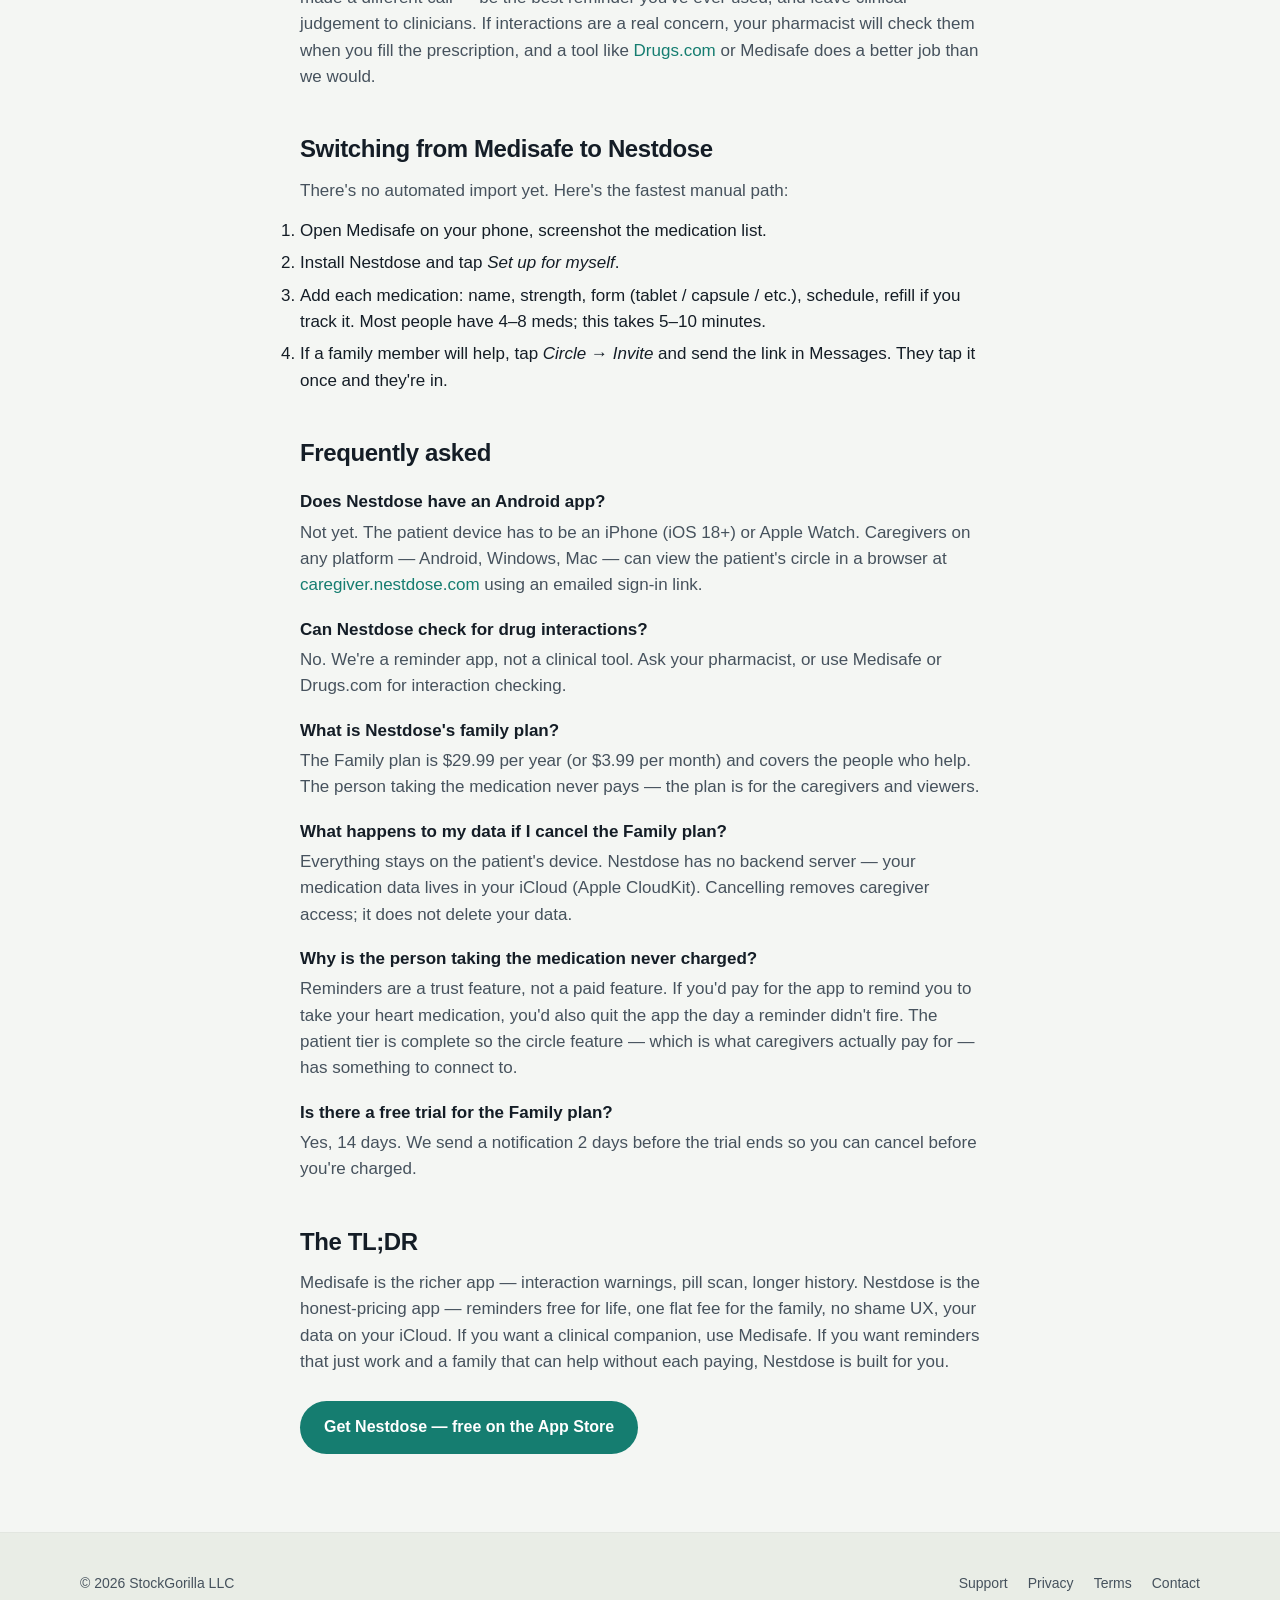
<file: vs-medisafe/index.html>
<!DOCTYPE html>
<html lang="en">
<head>
<meta charset="utf-8" />
<meta name="viewport" content="width=device-width, initial-scale=1" />
<title>Nestdose vs Medisafe — honest comparison (November 2026)</title>
<meta name="description" content="Nestdose vs Medisafe compared on price, family sharing, caregiver alerts, and privacy. Nestdose is free forever for one person; Medisafe moved core features behind a paywall in 2024." />
<link rel="canonical" href="https://nestdose.com/vs-medisafe/" />
<link rel="stylesheet" href="/style.css" />
<link rel="icon" href="/favicon-32.png" sizes="32x32" />
<link rel="icon" href="/icon-128.png" sizes="128x128" />
<link rel="apple-touch-icon" href="/apple-touch-icon.png" />
<meta name="theme-color" content="#157D70" />
<meta property="og:title" content="Nestdose vs Medisafe — honest comparison (November 2026)" />
<meta property="og:description" content="Free forever for one patient, $29.99/yr for the family circle. How Nestdose compares to Medisafe on price, caregiver alerts, and privacy." />
<meta property="og:type" content="article" />
<meta property="og:url" content="https://nestdose.com/vs-medisafe/" />
<meta property="og:image" content="https://nestdose.com/icon-1024.png" />
<script type="application/ld+json">
{
  "@context": "https://schema.org",
  "@graph": [
    {
      "@type": "Article",
      "headline": "Nestdose vs Medisafe — honest comparison for medication reminders",
      "datePublished": "2026-11-13",
      "dateModified": "2026-11-13",
      "author": { "@type": "Organization", "name": "Nestdose" },
      "publisher": { "@type": "Organization", "name": "Nestdose" },
      "mainEntityOfPage": "https://nestdose.com/vs-medisafe/"
    },
    {
      "@type": "FAQPage",
      "mainEntity": [
        {
          "@type": "Question",
          "name": "Does Nestdose have an Android app?",
          "acceptedAnswer": {
            "@type": "Answer",
            "text": "Not yet. Caregivers on any platform can view their patient's circle in a browser at caregiver.nestdose.com — sign in with an email magic link. The patient device itself has to be on iPhone (iOS 18+) or Apple Watch for the reminder engine."
          }
        },
        {
          "@type": "Question",
          "name": "Can Nestdose check for drug interactions?",
          "acceptedAnswer": {
            "@type": "Answer",
            "text": "No. Nestdose records what your prescriber ordered and reminds you to take it. We do not offer interaction checking, dosing advice, or a symptom checker. Ask your pharmacist, or use a tool built for that purpose."
          }
        },
        {
          "@type": "Question",
          "name": "What is Nestdose's family plan?",
          "acceptedAnswer": {
            "@type": "Answer",
            "text": "The Family plan is $29.99 per year (or $3.99 per month) and covers the people who help. The person taking the medication never pays — the plan is for the caregivers and viewers."
          }
        },
        {
          "@type": "Question",
          "name": "What happens to my data if I cancel?",
          "acceptedAnswer": {
            "@type": "Answer",
            "text": "Everything stays on the patient's device. Nestdose uses Apple CloudKit — there's no Nestdose server with your medication history. Cancelling the Family plan removes caregiver access; it does not delete anyone's data."
          }
        }
      ]
    }
  ]
}
</script>
</head>
<body>

<nav class="nav">
    <a href="/" class="brand">
        <img src="/icon-128.png" alt="" class="brand-icon" />
        <span class="brand-name">nest<em>dose</em></span>
    </a>
    <ul>
        <li><a href="/support/">Support</a></li>
        <li><a href="/privacy/">Privacy</a></li>
    </ul>
</nav>

<main class="wrap compare">

<p class="meta">Updated November 13, 2026 · 6 min read</p>
<h1>Nestdose vs Medisafe: an honest comparison</h1>

<div class="verdict">
<strong>Short version.</strong> If you're a single person taking your own medications, <strong>Nestdose is free forever with no feature limits</strong> — unlimited meds, all schedule types, Apple Watch, widgets, full history, printable med list. Medisafe removed its comparable free tier in 2024 and now gates unlimited meds behind Premium&nbsp;{VERIFY}. If you need your family to see your schedule and get a push when a dose is missed, Nestdose charges <strong>$29.99 per year for the family plan</strong>; Medisafe charges per caregiver&nbsp;{VERIFY}. Pick based on whether you're alone or in a care circle, and whether a reminder app without drug-interaction warnings is a dealbreaker.
</div>

<h2>What actually changed in 2024</h2>
<p>For years, Medisafe's selling point was a free tier that handled an entire medication regimen without limits — the thing that made it the default recommendation on r/ChronicIllness and in caregiver forums. In 2024 that tier was removed, and users who had built a habit around it hit a paywall for features that had been free the day before.&nbsp;{VERIFY: cite a review or Medisafe changelog that pins the exact date and scope.} The complaints in App Store reviews and r/medisafe after that shift are the reason Nestdose's <strong>free-forever</strong> promise is written into the product rules, not the marketing copy.</p>

<h2>Feature comparison</h2>

<table>
<thead>
<tr><th>Feature</th><th>Nestdose</th><th>Medisafe {VERIFY}</th></tr>
</thead>
<tbody>
<tr>
  <td class="feature">Unlimited medications</td>
  <td class="yes">Free, always</td>
  <td class="no">Premium only (since 2024)</td>
</tr>
<tr>
  <td class="feature">All schedule types (daily, weekdays, every-N-days, cycle, taper, as-needed)</td>
  <td class="yes">Free, always</td>
  <td class="no">Partial on free; full on Premium</td>
</tr>
<tr>
  <td class="feature">Family / caregiver circle with missed-dose push</td>
  <td class="yes">$29.99 / yr for the family plan</td>
  <td class="no">Per-caregiver seat (approx $4.99/mo each) {VERIFY}</td>
</tr>
<tr>
  <td class="feature">Apple Watch + Lock Screen widgets</td>
  <td class="yes">Free, always</td>
  <td class="no">Premium</td>
</tr>
<tr>
  <td class="feature">Printable medication list for a visit</td>
  <td class="yes">Free, always</td>
  <td class="no">Premium</td>
</tr>
<tr>
  <td class="feature">Full export (CSV / PDF, any range)</td>
  <td class="yes">Free, always</td>
  <td class="no">Premium</td>
</tr>
<tr>
  <td class="feature">Drug interaction warnings</td>
  <td class="no">Not offered (<a href="#interaction">why</a>)</td>
  <td class="yes">Included</td>
</tr>
<tr>
  <td class="feature">Pill shape / colour scan from bottle</td>
  <td class="no">Not yet</td>
  <td class="yes">Included</td>
</tr>
<tr>
  <td class="feature">Android caregiver access</td>
  <td class="yes">Browser at caregiver.nestdose.com</td>
  <td class="yes">Native Android app</td>
</tr>
<tr>
  <td class="feature">Android patient device</td>
  <td class="no">Not yet (iOS 18+)</td>
  <td class="yes">Supported</td>
</tr>
<tr>
  <td class="feature">Data stored on vendor server</td>
  <td class="yes">No — CloudKit (patient's iCloud)</td>
  <td class="no">Yes — Medisafe backend {VERIFY}</td>
</tr>
<tr>
  <td class="feature">Streaks, adherence scores, badges</td>
  <td class="no">By design — no shame UX on patient screens</td>
  <td class="yes">Included</td>
</tr>
</tbody>
</table>

<h2>Pricing, side-by-side</h2>

<h3>Nestdose</h3>
<ul>
<li><strong>Patient tier: free forever.</strong> Unlimited medications, every schedule type, Apple Watch, widgets, full history, printable list, HealthKit write. Nothing a solo patient uses is ever behind a paywall. This is a product rule, written into the architecture.</li>
<li><strong>Family plan: $29.99 / year</strong> (or $3.99 / month) — the plan the <em>caregivers</em> pay, with a 14-day free trial. Covers the circle of helpers (up to four per circle). The person taking the medication never pays.</li>
<li><strong>Launch / seasonal: $79.99 lifetime</strong> — offered at launch and around holidays only, never default.</li>
</ul>

<h3>Medisafe <span class="meta">(verify at medisafe.com before relying on these numbers)</span></h3>
<ul>
<li>Free tier (pre-2024 features): removed / restricted.</li>
<li>Premium: approximately <strong>$4.99/month</strong> or <strong>$39.99/year</strong> per device&nbsp;{VERIFY}.</li>
<li>Caregiver seats: priced separately, per caregiver&nbsp;{VERIFY}.</li>
</ul>

<p class="callout"><strong>The practical difference.</strong> A family where mom is the patient, her son is a caregiver, and a home-aide is a viewer: on Nestdose that costs $29.99/yr total. On Medisafe, approximately $5/mo × 2 caregivers + whatever the patient's Premium costs — call it $15/mo if you assume everyone pays their own tier. The math isn't close.</p>

<h2>When Medisafe is the better choice</h2>
<ul>
<li>You need <strong>drug-interaction warnings</strong>. Nestdose intentionally does not offer this — we're a reminder, not a clinician. Medisafe has this built in; use it, or ask your pharmacist.</li>
<li>You need to <strong>scan a bottle</strong> to auto-fill the medication name, strength, and shape. Medisafe's camera scan is better than ours today.</li>
<li>You're already using Medisafe, your family is on it, your schedule is set up, and switching costs more than the savings over a year.</li>
<li>The patient is on <strong>Android</strong>. Nestdose patient devices are iOS 18+ only. Caregiver access on Android works through a browser; the patient side does not.</li>
</ul>

<h2>When Nestdose is the better choice</h2>
<ul>
<li><strong>You're taking medications for yourself and want a reminder that stays free.</strong> Not "free trial" or "free with limits" — the patient tier has no limits and never will. That's a product rule, not a marketing position.</li>
<li><strong>A family member helps manage your meds and needs to be alerted if a dose is missed.</strong> Nestdose's caregiver alert fires within minutes of a missed-dose window. One Family plan covers the circle.</li>
<li><strong>You want everything on your own iCloud, not a vendor server.</strong> Nestdose has no backend. Medication names never go to analytics. Sharing happens through Apple's CloudKit — the vendor cannot read your data.</li>
<li><strong>You're tired of streaks, percentages, and "you missed a dose" banners.</strong> Nestdose shows progress as "2 of 6", never "33%". No badges on patient screens. No upsell banners.</li>
</ul>

<h2 id="interaction">About the missing drug-interaction feature</h2>
<p>Medication reminder apps that ship interaction warnings put themselves in a complicated place: FDA classification, liability for a false-negative, the ever-current database. Nestdose made a different call — be the best reminder you've ever used, and leave clinical judgement to clinicians. If interactions are a real concern, your pharmacist will check them when you fill the prescription, and a tool like <a href="https://www.drugs.com/drug_interactions.html" rel="nofollow">Drugs.com</a> or Medisafe does a better job than we would.</p>

<h2>Switching from Medisafe to Nestdose</h2>
<p>There's no automated import yet. Here's the fastest manual path:</p>
<ol>
<li>Open Medisafe on your phone, screenshot the medication list.</li>
<li>Install Nestdose and tap <em>Set up for myself</em>.</li>
<li>Add each medication: name, strength, form (tablet / capsule / etc.), schedule, refill if you track it. Most people have 4–8 meds; this takes 5–10 minutes.</li>
<li>If a family member will help, tap <em>Circle</em> → <em>Invite</em> and send the link in Messages. They tap it once and they're in.</li>
</ol>

<h2>Frequently asked</h2>
<dl class="faq">
<dt>Does Nestdose have an Android app?</dt>
<dd>Not yet. The patient device has to be an iPhone (iOS 18+) or Apple Watch. Caregivers on any platform — Android, Windows, Mac — can view the patient's circle in a browser at <a href="https://caregiver.nestdose.com">caregiver.nestdose.com</a> using an emailed sign-in link.</dd>

<dt>Can Nestdose check for drug interactions?</dt>
<dd>No. We're a reminder app, not a clinical tool. Ask your pharmacist, or use Medisafe or Drugs.com for interaction checking.</dd>

<dt>What is Nestdose's family plan?</dt>
<dd>The Family plan is $29.99 per year (or $3.99 per month) and covers the people who help. The person taking the medication never pays — the plan is for the caregivers and viewers.</dd>

<dt>What happens to my data if I cancel the Family plan?</dt>
<dd>Everything stays on the patient's device. Nestdose has no backend server — your medication data lives in your iCloud (Apple CloudKit). Cancelling removes caregiver access; it does not delete your data.</dd>

<dt>Why is the person taking the medication never charged?</dt>
<dd>Reminders are a trust feature, not a paid feature. If you'd pay for the app to remind you to take your heart medication, you'd also quit the app the day a reminder didn't fire. The patient tier is complete so the circle feature — which is what caregivers actually pay for — has something to connect to.</dd>

<dt>Is there a free trial for the Family plan?</dt>
<dd>Yes, 14 days. We send a notification 2 days before the trial ends so you can cancel before you're charged.</dd>
</dl>

<h2>The TL;DR</h2>
<p>Medisafe is the richer app — interaction warnings, pill scan, longer history. Nestdose is the honest-pricing app — reminders free for life, one flat fee for the family, no shame UX, your data on your iCloud. If you want a clinical companion, use Medisafe. If you want reminders that just work and a family that can help without each paying, Nestdose is built for you.</p>

<p><a href="https://apps.apple.com/us/app/nestdose/id6810688107" class="compare-cta">Get Nestdose — free on the App Store</a></p>

</main>

<footer class="footer">
    <div class="inner">
        <div>© 2026 StockGorilla LLC</div>
        <ul>
            <li><a href="/support/">Support</a></li>
            <li><a href="/privacy/">Privacy</a></li>
            <li><a href="/terms/">Terms</a></li>
            <li><a href="mailto:adhikaribipin@gmail.com">Contact</a></li>
        </ul>
    </div>
</footer>

</body>
</html>
</file>
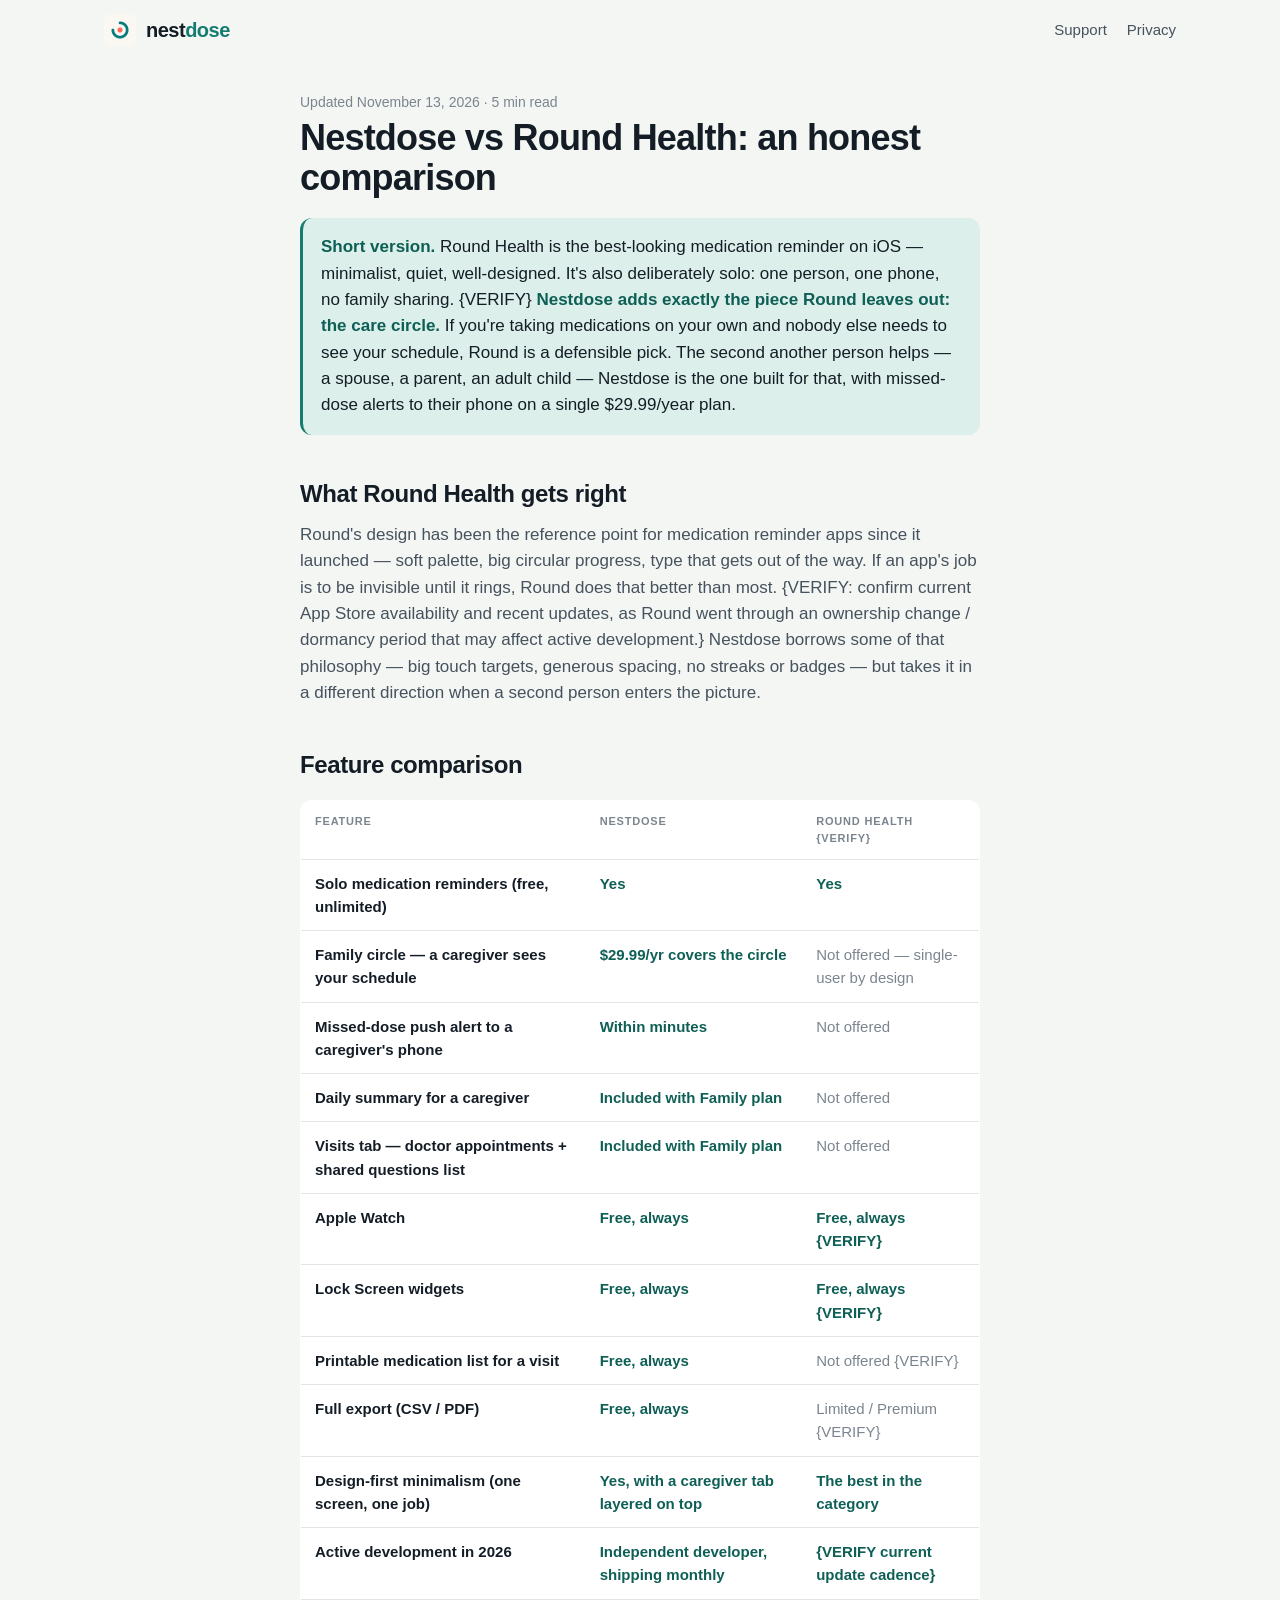
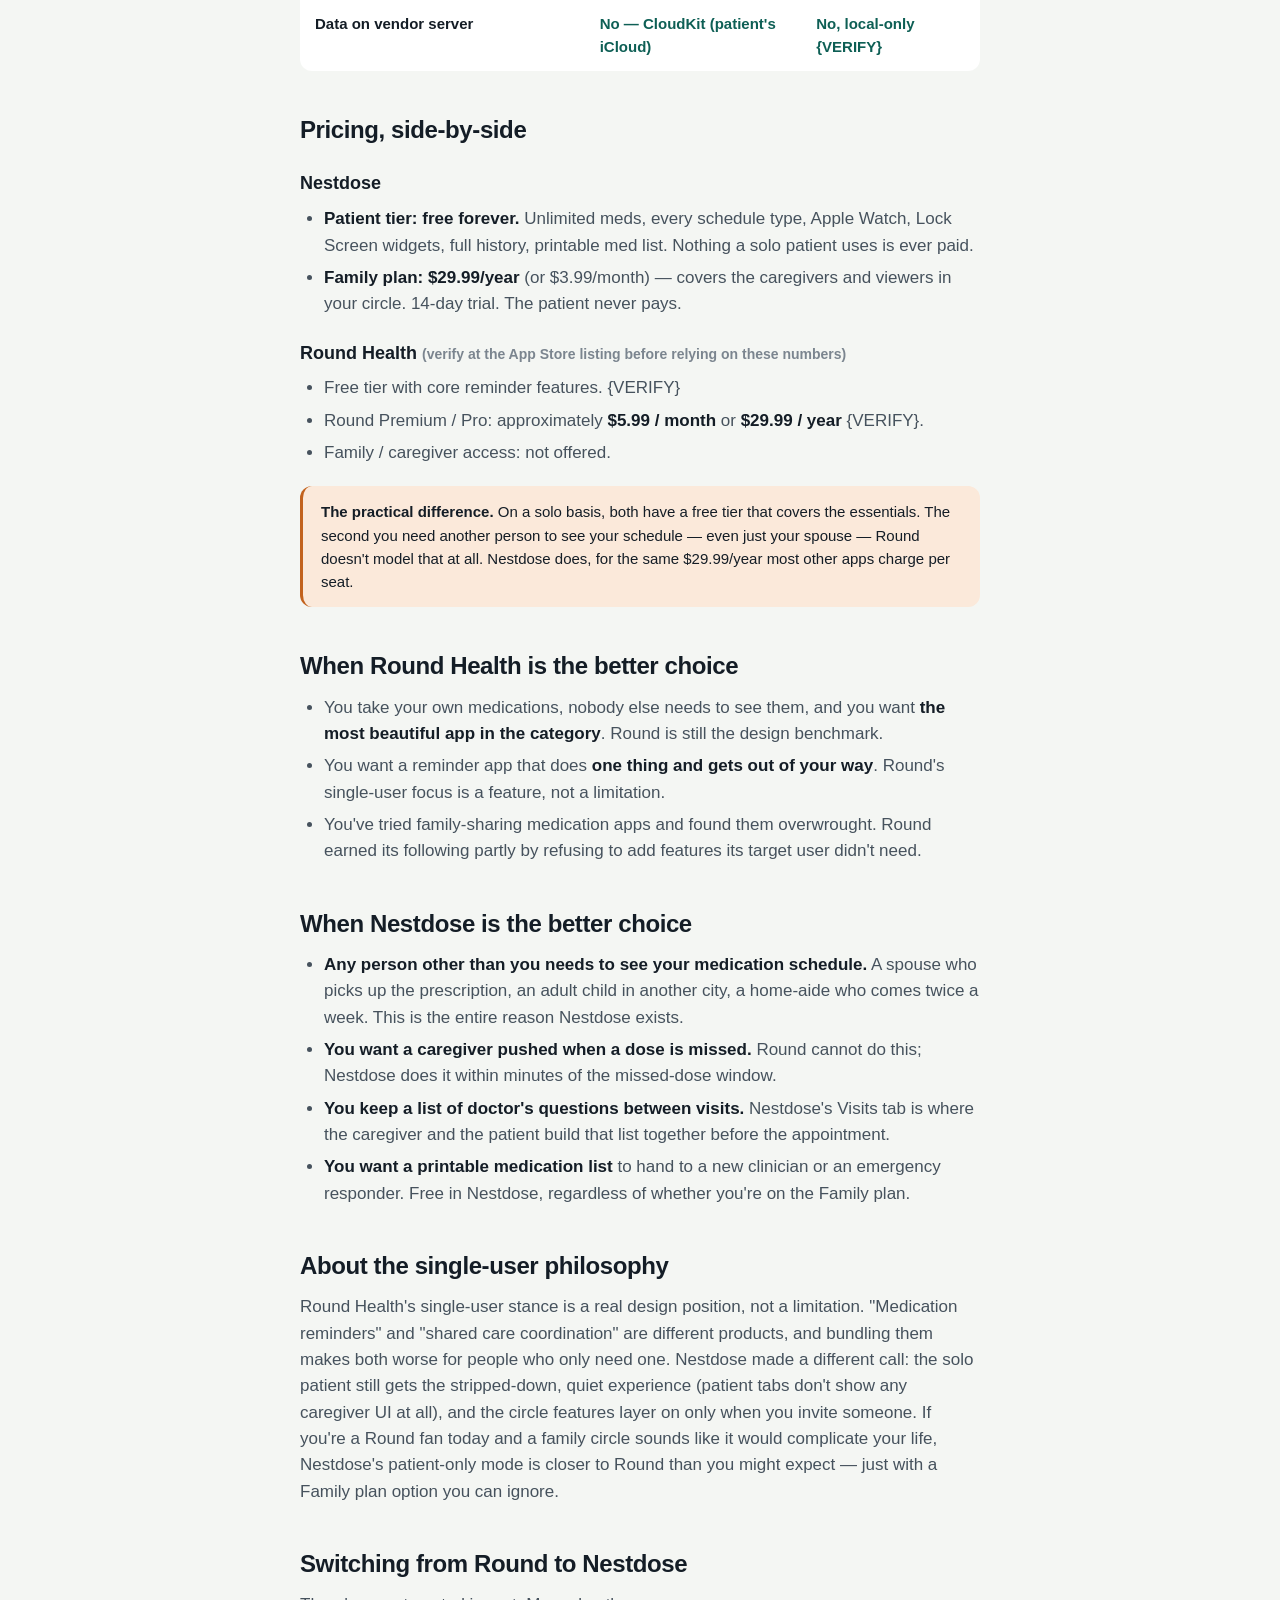
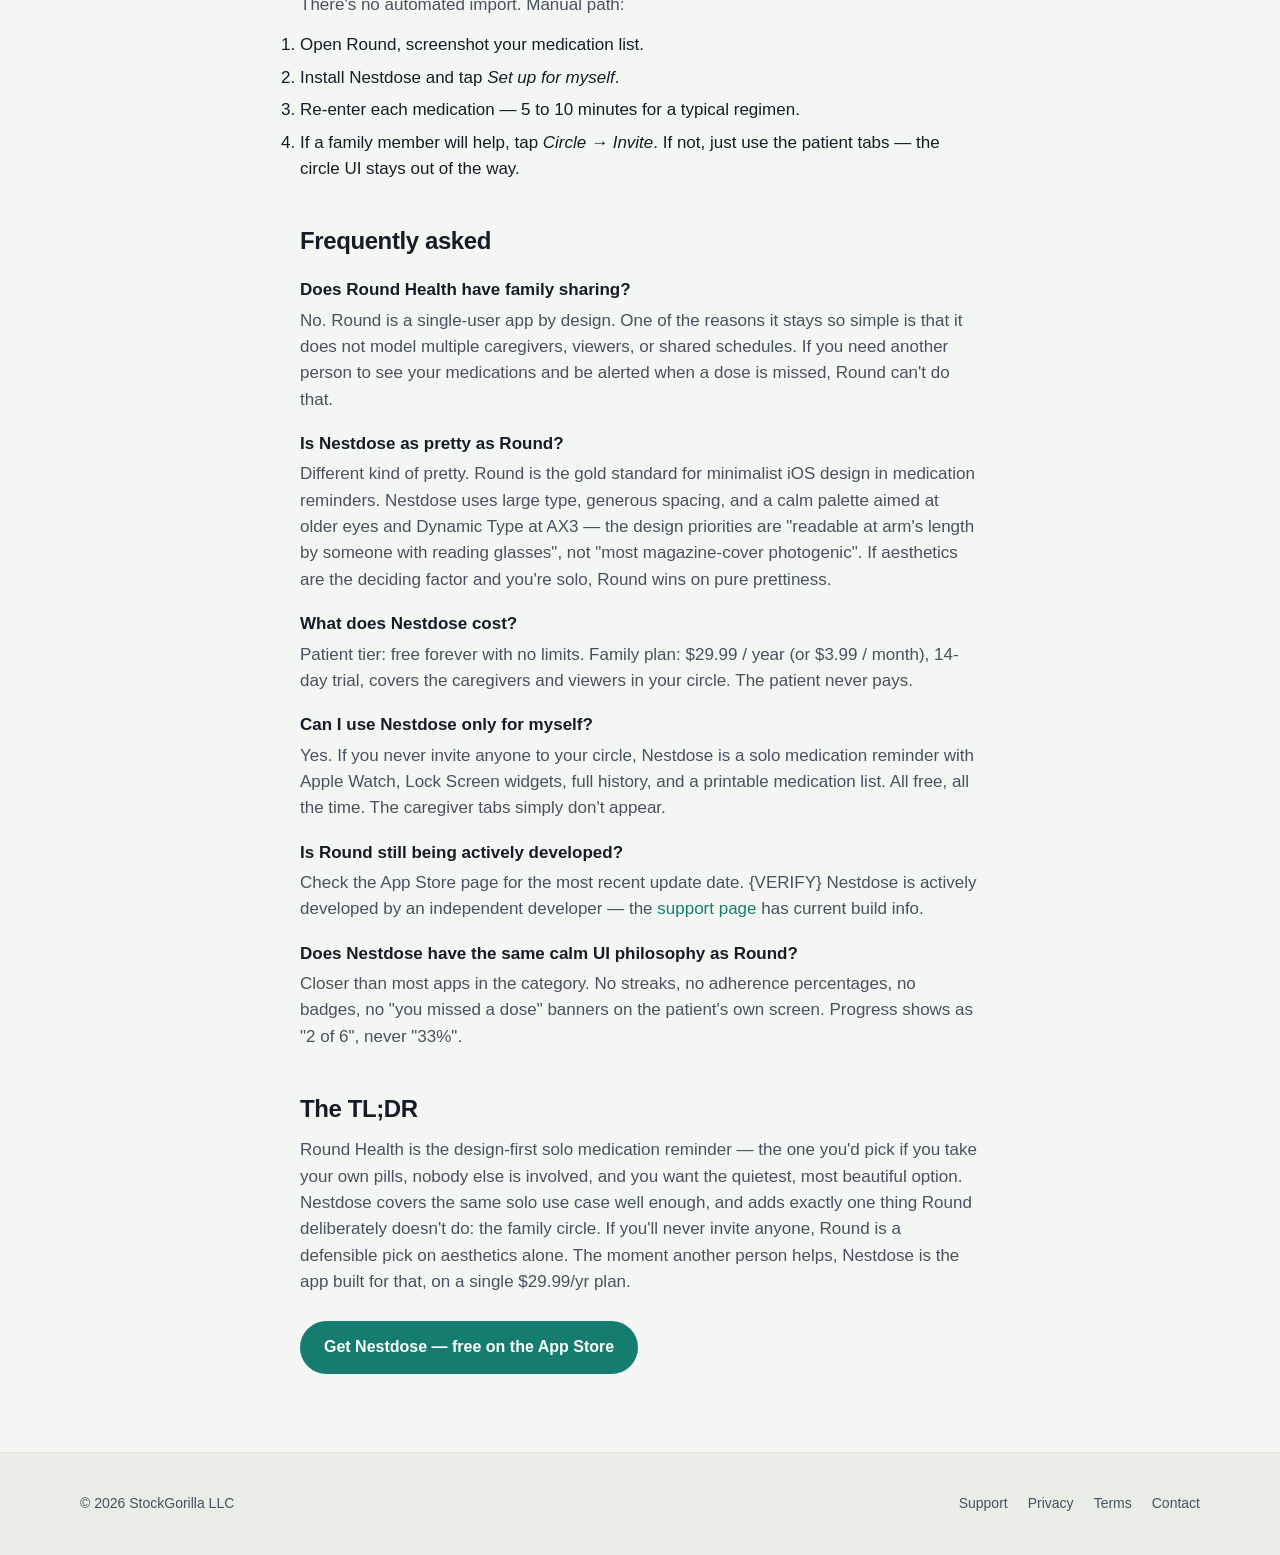
<file: vs-round-health/index.html>
<!DOCTYPE html>
<html lang="en">
<head>
<meta charset="utf-8" />
<meta name="viewport" content="width=device-width, initial-scale=1" />
<title>Nestdose vs Round Health — honest comparison for medication reminders (November 2026)</title>
<meta name="description" content="Nestdose vs Round Health compared. Round is the minimalist solo-patient app with the best-looking design on iOS; Nestdose adds the family circle Round deliberately doesn't offer." />
<link rel="canonical" href="https://nestdose.com/vs-round-health/" />
<link rel="stylesheet" href="/style.css" />
<link rel="icon" href="/favicon-32.png" sizes="32x32" />
<link rel="icon" href="/icon-128.png" sizes="128x128" />
<link rel="apple-touch-icon" href="/apple-touch-icon.png" />
<meta name="theme-color" content="#157D70" />
<meta property="og:title" content="Nestdose vs Round Health — honest comparison" />
<meta property="og:description" content="Round is the beautiful solo app. Nestdose is the one your family can join." />
<meta property="og:type" content="article" />
<meta property="og:url" content="https://nestdose.com/vs-round-health/" />
<meta property="og:image" content="https://nestdose.com/icon-1024.png" />
<script type="application/ld+json">
{
  "@context": "https://schema.org",
  "@graph": [
    {
      "@type": "Article",
      "headline": "Nestdose vs Round Health — honest comparison",
      "datePublished": "2026-11-13",
      "dateModified": "2026-11-13",
      "author": { "@type": "Organization", "name": "Nestdose" },
      "publisher": { "@type": "Organization", "name": "Nestdose" },
      "mainEntityOfPage": "https://nestdose.com/vs-round-health/"
    },
    {
      "@type": "FAQPage",
      "mainEntity": [
        {
          "@type": "Question",
          "name": "Does Round Health have family sharing?",
          "acceptedAnswer": {
            "@type": "Answer",
            "text": "No. Round Health is a single-user app by design — one of the reasons it stays so simple is that it does not model multiple caregivers, viewers, or shared schedules. If you need another person to see your medications and be alerted when a dose is missed, you need a different app."
          }
        },
        {
          "@type": "Question",
          "name": "Is Nestdose as pretty as Round Health?",
          "acceptedAnswer": {
            "@type": "Answer",
            "text": "Different kind of pretty. Round Health is the gold standard for minimalist iOS design in the medication category. Nestdose uses large type, generous spacing, and a calm palette aimed at older eyes and Dynamic Type at AX3 — functional first, decorative second."
          }
        },
        {
          "@type": "Question",
          "name": "What does Nestdose cost?",
          "acceptedAnswer": {
            "@type": "Answer",
            "text": "Patient tier is free forever with no limits. The Family plan is $29.99 per year (or $3.99 per month) and covers the caregivers and viewers in your circle — the people taking medications never pay."
          }
        },
        {
          "@type": "Question",
          "name": "Can I use Nestdose only for myself, like Round?",
          "acceptedAnswer": {
            "@type": "Answer",
            "text": "Yes. If you never invite anyone to your circle, Nestdose is a solo medication reminder with Apple Watch, Lock Screen widgets, full history, and a printable medication list. All free, all the time."
          }
        }
      ]
    }
  ]
}
</script>
</head>
<body>

<nav class="nav">
    <a href="/" class="brand">
        <img src="/icon-128.png" alt="" class="brand-icon" />
        <span class="brand-name">nest<em>dose</em></span>
    </a>
    <ul>
        <li><a href="/support/">Support</a></li>
        <li><a href="/privacy/">Privacy</a></li>
    </ul>
</nav>

<main class="wrap compare">

<p class="meta">Updated November 13, 2026 · 5 min read</p>
<h1>Nestdose vs Round Health: an honest comparison</h1>

<div class="verdict">
<strong>Short version.</strong> Round Health is the best-looking medication reminder on iOS — minimalist, quiet, well-designed. It's also deliberately solo: one person, one phone, no family sharing.&nbsp;{VERIFY} <strong>Nestdose adds exactly the piece Round leaves out: the care circle.</strong> If you're taking medications on your own and nobody else needs to see your schedule, Round is a defensible pick. The second another person helps — a spouse, a parent, an adult child — Nestdose is the one built for that, with missed-dose alerts to their phone on a single $29.99/year plan.
</div>

<h2>What Round Health gets right</h2>
<p>Round's design has been the reference point for medication reminder apps since it launched — soft palette, big circular progress, type that gets out of the way. If an app's job is to be invisible until it rings, Round does that better than most.&nbsp;{VERIFY: confirm current App Store availability and recent updates, as Round went through an ownership change / dormancy period that may affect active development.} Nestdose borrows some of that philosophy — big touch targets, generous spacing, no streaks or badges — but takes it in a different direction when a second person enters the picture.</p>

<h2>Feature comparison</h2>

<table>
<thead>
<tr><th>Feature</th><th>Nestdose</th><th>Round Health {VERIFY}</th></tr>
</thead>
<tbody>
<tr>
  <td class="feature">Solo medication reminders (free, unlimited)</td>
  <td class="yes">Yes</td>
  <td class="yes">Yes</td>
</tr>
<tr>
  <td class="feature">Family circle — a caregiver sees your schedule</td>
  <td class="yes">$29.99/yr covers the circle</td>
  <td class="no">Not offered — single-user by design</td>
</tr>
<tr>
  <td class="feature">Missed-dose push alert to a caregiver's phone</td>
  <td class="yes">Within minutes</td>
  <td class="no">Not offered</td>
</tr>
<tr>
  <td class="feature">Daily summary for a caregiver</td>
  <td class="yes">Included with Family plan</td>
  <td class="no">Not offered</td>
</tr>
<tr>
  <td class="feature">Visits tab — doctor appointments + shared questions list</td>
  <td class="yes">Included with Family plan</td>
  <td class="no">Not offered</td>
</tr>
<tr>
  <td class="feature">Apple Watch</td>
  <td class="yes">Free, always</td>
  <td class="yes">Free, always {VERIFY}</td>
</tr>
<tr>
  <td class="feature">Lock Screen widgets</td>
  <td class="yes">Free, always</td>
  <td class="yes">Free, always {VERIFY}</td>
</tr>
<tr>
  <td class="feature">Printable medication list for a visit</td>
  <td class="yes">Free, always</td>
  <td class="no">Not offered {VERIFY}</td>
</tr>
<tr>
  <td class="feature">Full export (CSV / PDF)</td>
  <td class="yes">Free, always</td>
  <td class="no">Limited / Premium {VERIFY}</td>
</tr>
<tr>
  <td class="feature">Design-first minimalism (one screen, one job)</td>
  <td class="yes">Yes, with a caregiver tab layered on top</td>
  <td class="yes">The best in the category</td>
</tr>
<tr>
  <td class="feature">Active development in 2026</td>
  <td class="yes">Independent developer, shipping monthly</td>
  <td class="yes">{VERIFY current update cadence}</td>
</tr>
<tr>
  <td class="feature">Data on vendor server</td>
  <td class="yes">No — CloudKit (patient's iCloud)</td>
  <td class="yes">No, local-only {VERIFY}</td>
</tr>
</tbody>
</table>

<h2>Pricing, side-by-side</h2>

<h3>Nestdose</h3>
<ul>
<li><strong>Patient tier: free forever.</strong> Unlimited meds, every schedule type, Apple Watch, Lock Screen widgets, full history, printable med list. Nothing a solo patient uses is ever paid.</li>
<li><strong>Family plan: $29.99/year</strong> (or $3.99/month) — covers the caregivers and viewers in your circle. 14-day trial. The patient never pays.</li>
</ul>

<h3>Round Health <span class="meta">(verify at the App Store listing before relying on these numbers)</span></h3>
<ul>
<li>Free tier with core reminder features.&nbsp;{VERIFY}</li>
<li>Round Premium / Pro: approximately <strong>$5.99 / month</strong> or <strong>$29.99 / year</strong>&nbsp;{VERIFY}.</li>
<li>Family / caregiver access: not offered.</li>
</ul>

<p class="callout"><strong>The practical difference.</strong> On a solo basis, both have a free tier that covers the essentials. The second you need another person to see your schedule — even just your spouse — Round doesn't model that at all. Nestdose does, for the same $29.99/year most other apps charge per seat.</p>

<h2>When Round Health is the better choice</h2>
<ul>
<li>You take your own medications, nobody else needs to see them, and you want <strong>the most beautiful app in the category</strong>. Round is still the design benchmark.</li>
<li>You want a reminder app that does <strong>one thing and gets out of your way</strong>. Round's single-user focus is a feature, not a limitation.</li>
<li>You've tried family-sharing medication apps and found them overwrought. Round earned its following partly by refusing to add features its target user didn't need.</li>
</ul>

<h2>When Nestdose is the better choice</h2>
<ul>
<li><strong>Any person other than you needs to see your medication schedule.</strong> A spouse who picks up the prescription, an adult child in another city, a home-aide who comes twice a week. This is the entire reason Nestdose exists.</li>
<li><strong>You want a caregiver pushed when a dose is missed.</strong> Round cannot do this; Nestdose does it within minutes of the missed-dose window.</li>
<li><strong>You keep a list of doctor's questions between visits.</strong> Nestdose's Visits tab is where the caregiver and the patient build that list together before the appointment.</li>
<li><strong>You want a printable medication list</strong> to hand to a new clinician or an emergency responder. Free in Nestdose, regardless of whether you're on the Family plan.</li>
</ul>

<h2>About the single-user philosophy</h2>
<p>Round Health's single-user stance is a real design position, not a limitation. "Medication reminders" and "shared care coordination" are different products, and bundling them makes both worse for people who only need one. Nestdose made a different call: the solo patient still gets the stripped-down, quiet experience (patient tabs don't show any caregiver UI at all), and the circle features layer on only when you invite someone. If you're a Round fan today and a family circle sounds like it would complicate your life, Nestdose's patient-only mode is closer to Round than you might expect — just with a Family plan option you can ignore.</p>

<h2>Switching from Round to Nestdose</h2>
<p>There's no automated import. Manual path:</p>
<ol>
<li>Open Round, screenshot your medication list.</li>
<li>Install Nestdose and tap <em>Set up for myself</em>.</li>
<li>Re-enter each medication — 5 to 10 minutes for a typical regimen.</li>
<li>If a family member will help, tap <em>Circle → Invite</em>. If not, just use the patient tabs — the circle UI stays out of the way.</li>
</ol>

<h2>Frequently asked</h2>
<dl class="faq">
<dt>Does Round Health have family sharing?</dt>
<dd>No. Round is a single-user app by design. One of the reasons it stays so simple is that it does not model multiple caregivers, viewers, or shared schedules. If you need another person to see your medications and be alerted when a dose is missed, Round can't do that.</dd>

<dt>Is Nestdose as pretty as Round?</dt>
<dd>Different kind of pretty. Round is the gold standard for minimalist iOS design in medication reminders. Nestdose uses large type, generous spacing, and a calm palette aimed at older eyes and Dynamic Type at AX3 — the design priorities are "readable at arm's length by someone with reading glasses", not "most magazine-cover photogenic". If aesthetics are the deciding factor and you're solo, Round wins on pure prettiness.</dd>

<dt>What does Nestdose cost?</dt>
<dd>Patient tier: free forever with no limits. Family plan: $29.99 / year (or $3.99 / month), 14-day trial, covers the caregivers and viewers in your circle. The patient never pays.</dd>

<dt>Can I use Nestdose only for myself?</dt>
<dd>Yes. If you never invite anyone to your circle, Nestdose is a solo medication reminder with Apple Watch, Lock Screen widgets, full history, and a printable medication list. All free, all the time. The caregiver tabs simply don't appear.</dd>

<dt>Is Round still being actively developed?</dt>
<dd>Check the App Store page for the most recent update date.&nbsp;{VERIFY} Nestdose is actively developed by an independent developer — the <a href="/support/">support page</a> has current build info.</dd>

<dt>Does Nestdose have the same calm UI philosophy as Round?</dt>
<dd>Closer than most apps in the category. No streaks, no adherence percentages, no badges, no "you missed a dose" banners on the patient's own screen. Progress shows as "2 of 6", never "33%".</dd>
</dl>

<h2>The TL;DR</h2>
<p>Round Health is the design-first solo medication reminder — the one you'd pick if you take your own pills, nobody else is involved, and you want the quietest, most beautiful option. Nestdose covers the same solo use case well enough, and adds exactly one thing Round deliberately doesn't do: the family circle. If you'll never invite anyone, Round is a defensible pick on aesthetics alone. The moment another person helps, Nestdose is the app built for that, on a single $29.99/yr plan.</p>

<p><a href="https://apps.apple.com/us/app/nestdose/id6810688107" class="compare-cta">Get Nestdose — free on the App Store</a></p>

</main>

<footer class="footer">
    <div class="inner">
        <div>© 2026 StockGorilla LLC</div>
        <ul>
            <li><a href="/support/">Support</a></li>
            <li><a href="/privacy/">Privacy</a></li>
            <li><a href="/terms/">Terms</a></li>
            <li><a href="mailto:adhikaribipin@gmail.com">Contact</a></li>
        </ul>
    </div>
</footer>

</body>
</html>
</file>
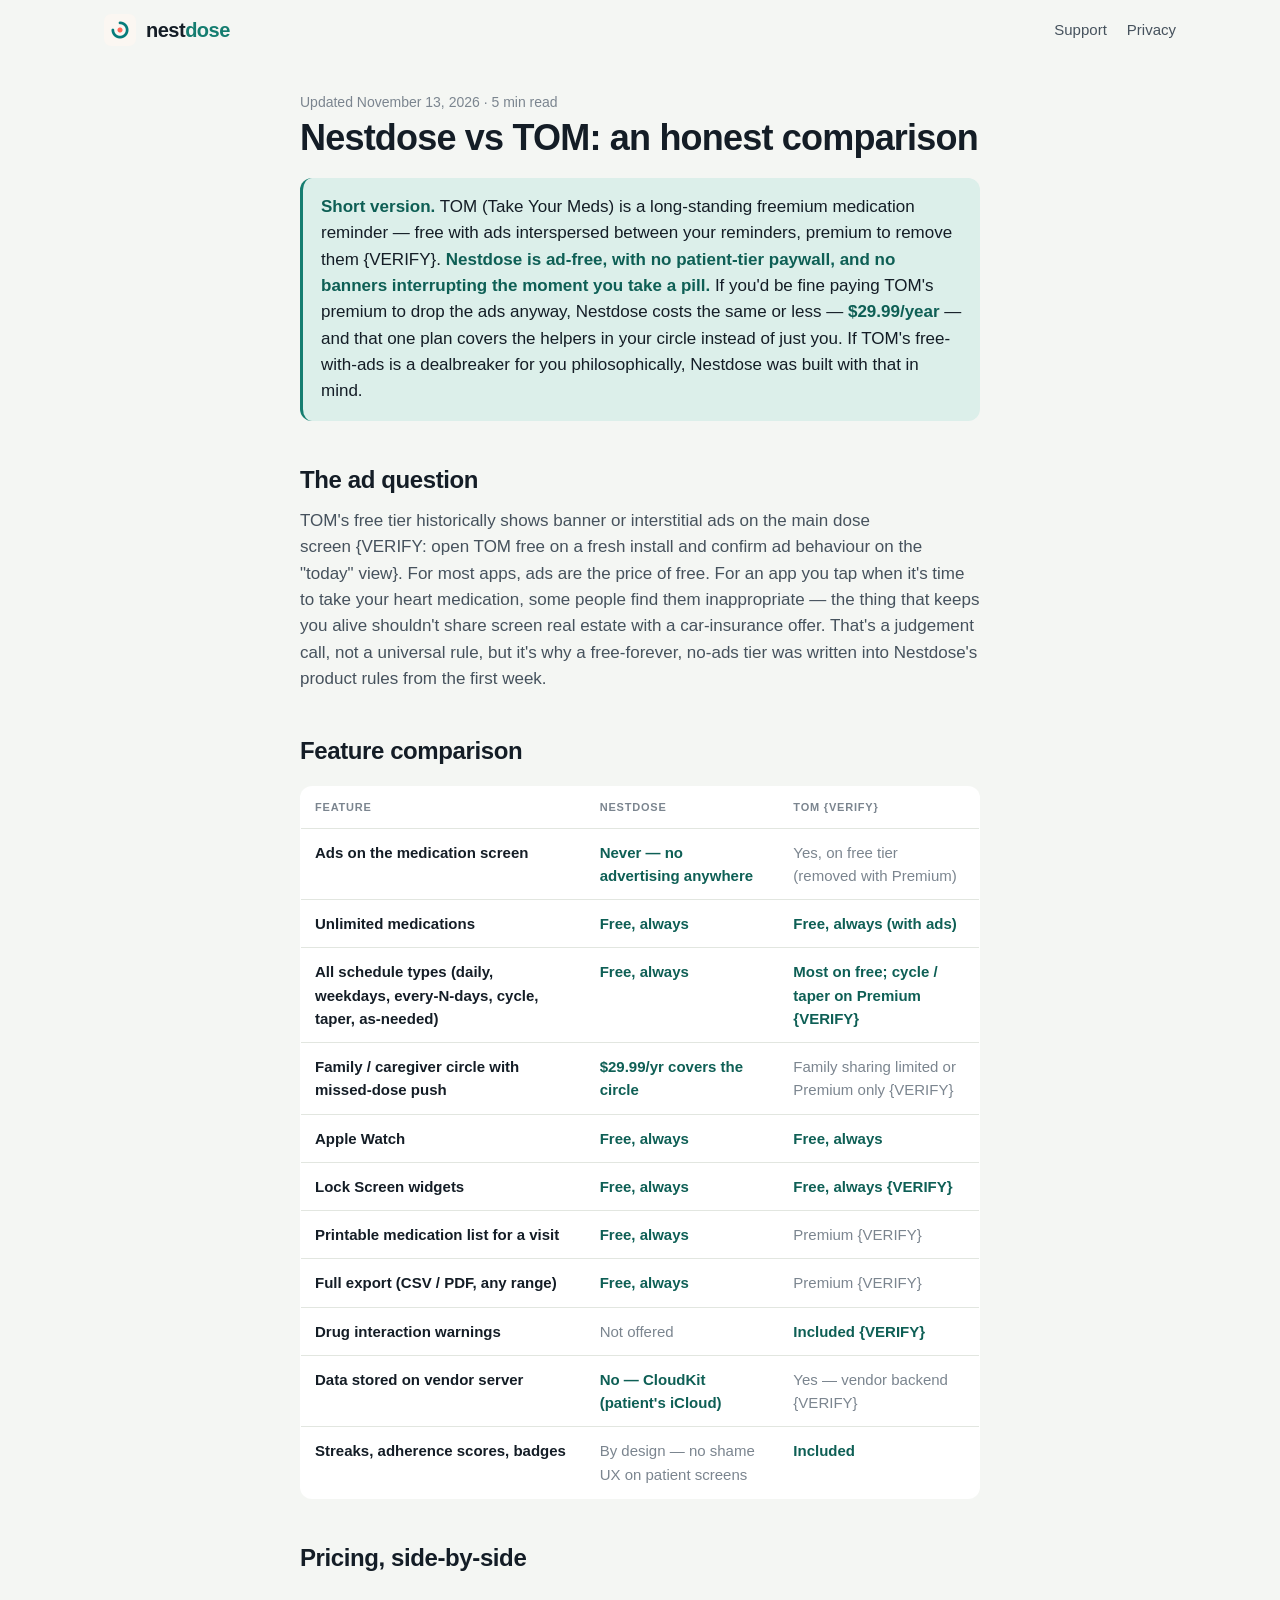
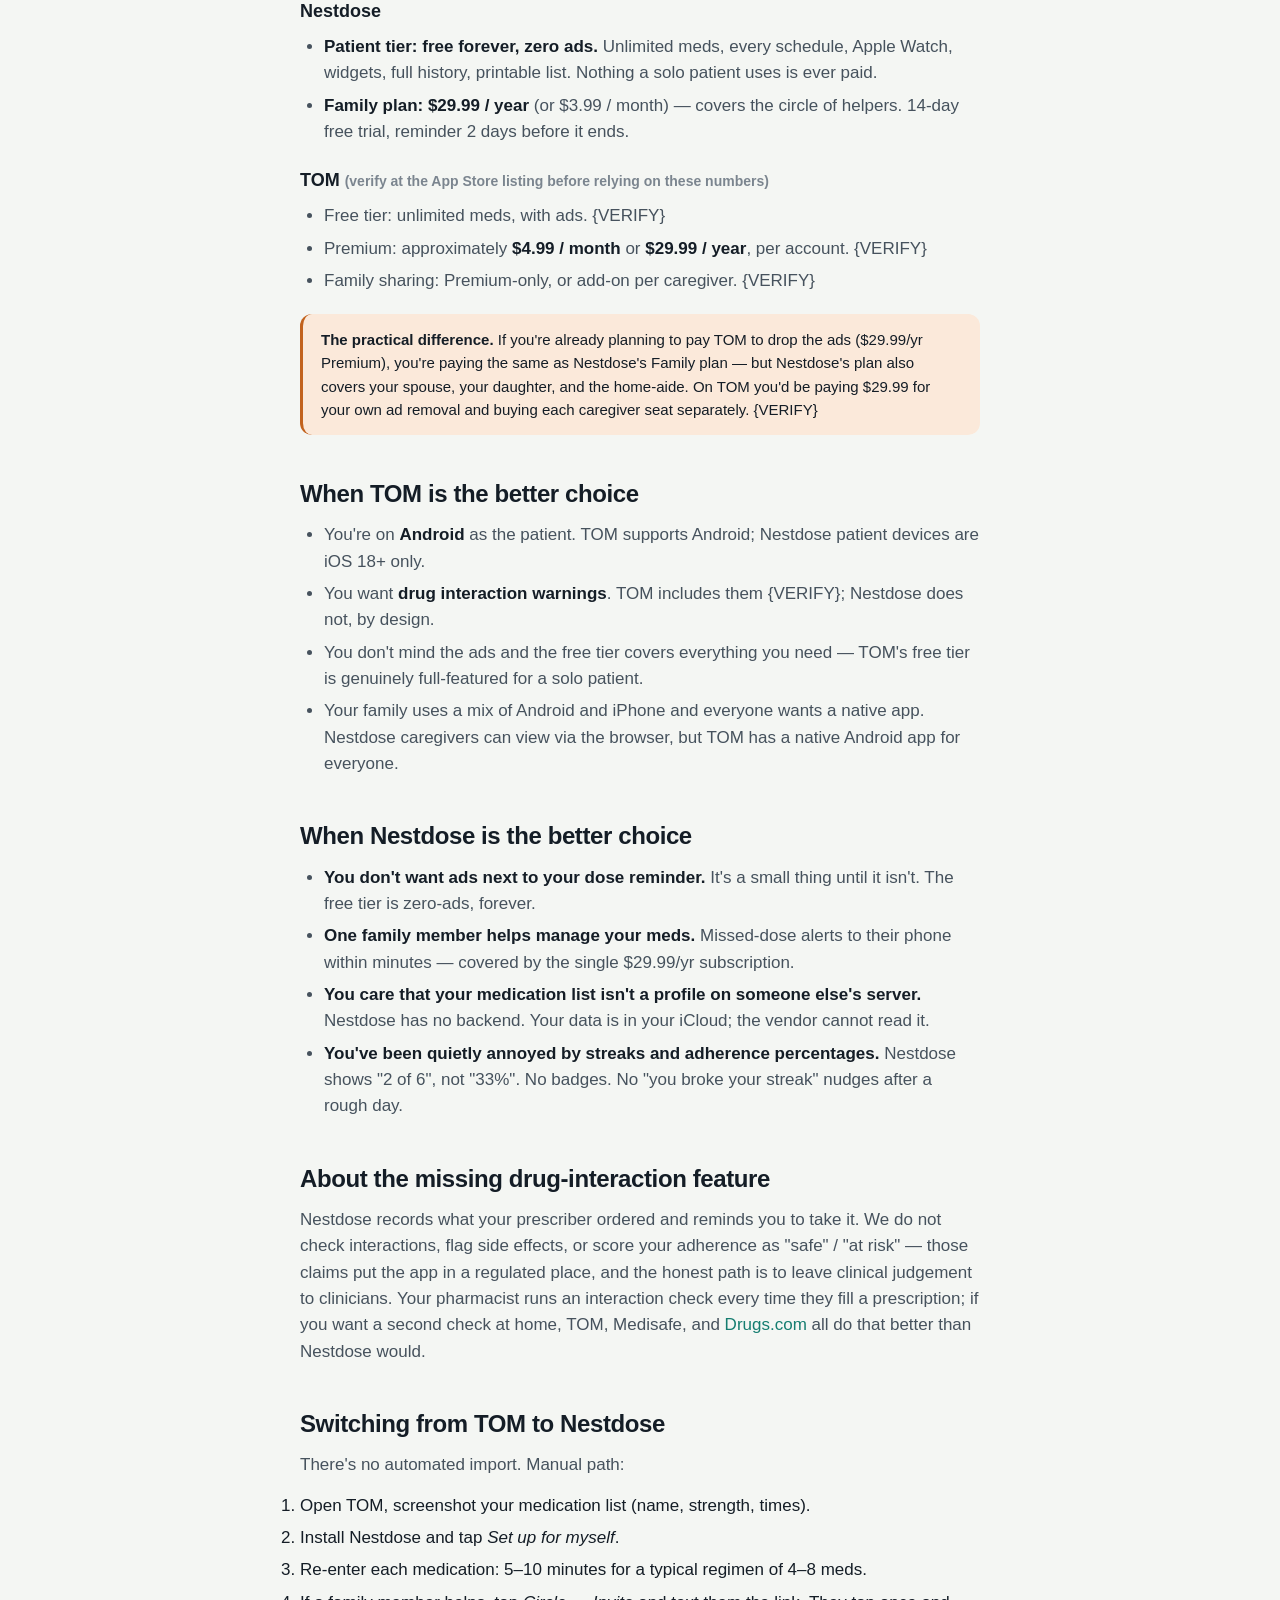
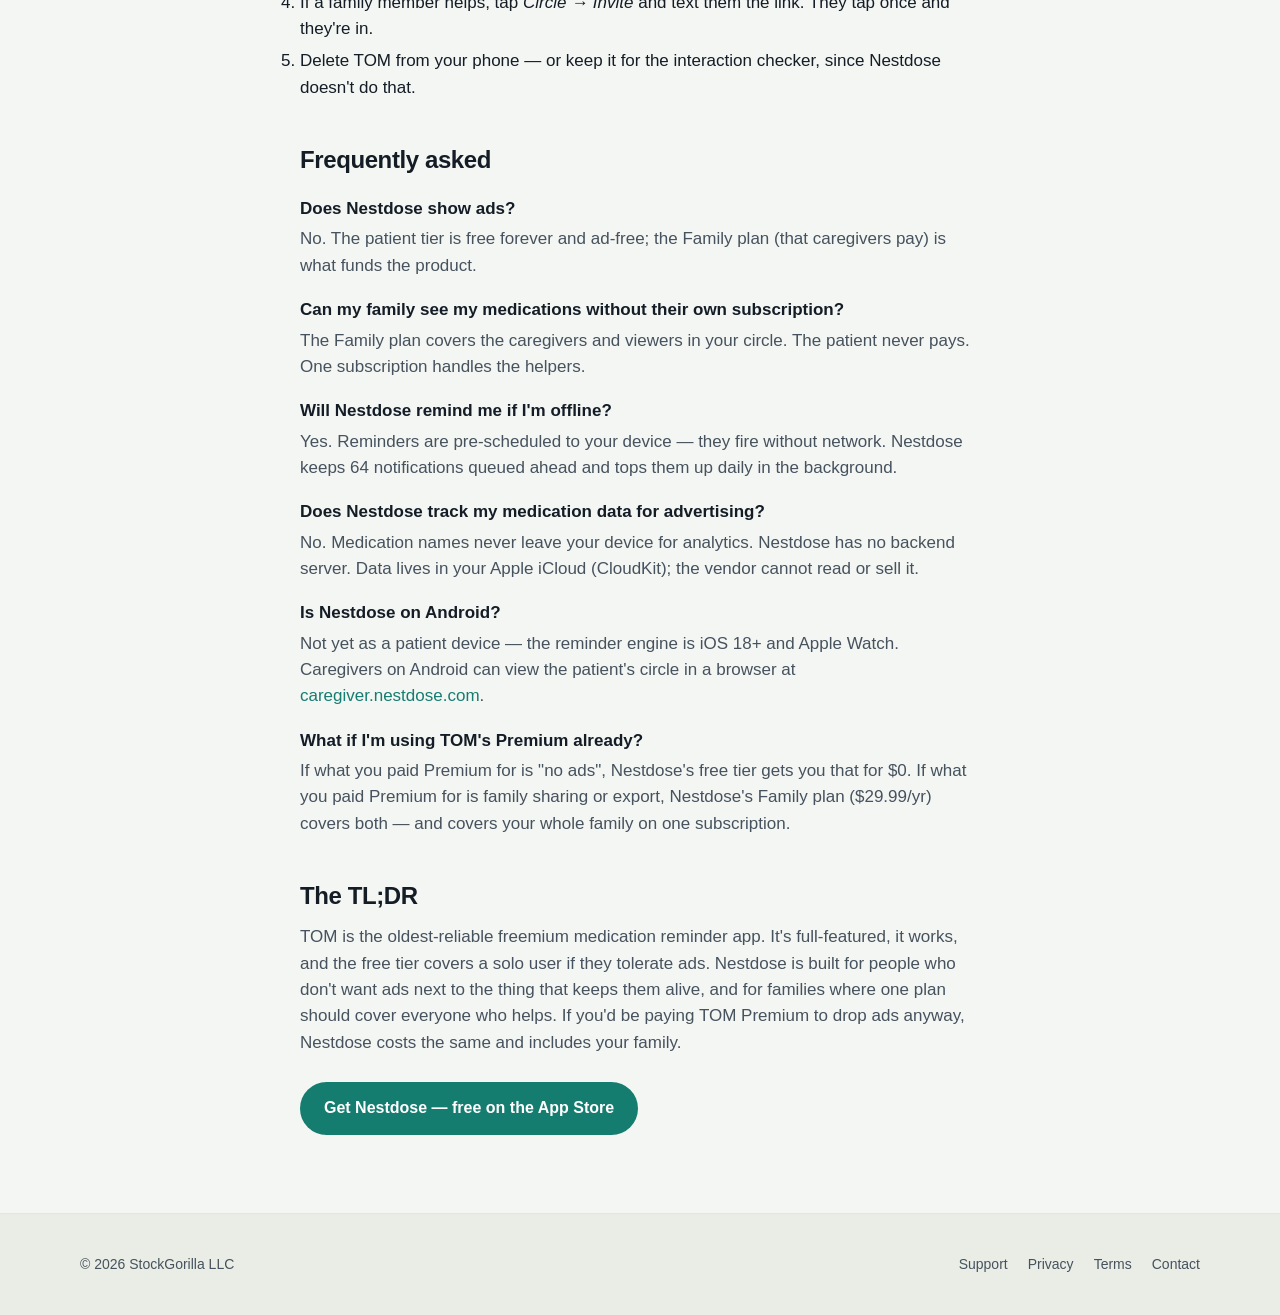
<file: vs-tom/index.html>
<!DOCTYPE html>
<html lang="en">
<head>
<meta charset="utf-8" />
<meta name="viewport" content="width=device-width, initial-scale=1" />
<title>Nestdose vs TOM (Take Your Meds) — honest comparison (November 2026)</title>
<meta name="description" content="Nestdose vs TOM compared on price, ads, family sharing, and privacy. Nestdose is ad-free and free forever for one person; TOM's free tier shows ads next to your medication reminders." />
<link rel="canonical" href="https://nestdose.com/vs-tom/" />
<link rel="stylesheet" href="/style.css" />
<link rel="icon" href="/favicon-32.png" sizes="32x32" />
<link rel="icon" href="/icon-128.png" sizes="128x128" />
<link rel="apple-touch-icon" href="/apple-touch-icon.png" />
<meta name="theme-color" content="#157D70" />
<meta property="og:title" content="Nestdose vs TOM (Take Your Meds) — honest comparison" />
<meta property="og:description" content="Ad-free and free forever for one person. $29.99/yr for the whole family. How Nestdose compares to TOM." />
<meta property="og:type" content="article" />
<meta property="og:url" content="https://nestdose.com/vs-tom/" />
<meta property="og:image" content="https://nestdose.com/icon-1024.png" />
<script type="application/ld+json">
{
  "@context": "https://schema.org",
  "@graph": [
    {
      "@type": "Article",
      "headline": "Nestdose vs TOM (Take Your Meds) — honest comparison",
      "datePublished": "2026-11-13",
      "dateModified": "2026-11-13",
      "author": { "@type": "Organization", "name": "Nestdose" },
      "publisher": { "@type": "Organization", "name": "Nestdose" },
      "mainEntityOfPage": "https://nestdose.com/vs-tom/"
    },
    {
      "@type": "FAQPage",
      "mainEntity": [
        {
          "@type": "Question",
          "name": "Does Nestdose show ads?",
          "acceptedAnswer": {
            "@type": "Answer",
            "text": "No. Nestdose has no advertising, ever. The patient tier is free forever and is funded by the Family plan that caregivers pay for — $29.99 per year."
          }
        },
        {
          "@type": "Question",
          "name": "Can my family see my medications in Nestdose without their own subscription?",
          "acceptedAnswer": {
            "@type": "Answer",
            "text": "The Family plan covers the caregivers and viewers in your circle. The person taking the medication never pays. One plan handles the helpers on one subscription."
          }
        },
        {
          "@type": "Question",
          "name": "Will Nestdose remind me to take my pills if I'm offline?",
          "acceptedAnswer": {
            "@type": "Answer",
            "text": "Yes. Reminders are local to your device — they fire with no network needed. Nestdose pre-schedules 64 notifications ahead and tops them up with a daily background refresh."
          }
        },
        {
          "@type": "Question",
          "name": "Does Nestdose track my medication data for advertising?",
          "acceptedAnswer": {
            "@type": "Answer",
            "text": "No. Medication names never leave your device for analytics. All data lives in your Apple iCloud via CloudKit — there is no Nestdose backend that could sell or share your health data."
          }
        }
      ]
    }
  ]
}
</script>
</head>
<body>

<nav class="nav">
    <a href="/" class="brand">
        <img src="/icon-128.png" alt="" class="brand-icon" />
        <span class="brand-name">nest<em>dose</em></span>
    </a>
    <ul>
        <li><a href="/support/">Support</a></li>
        <li><a href="/privacy/">Privacy</a></li>
    </ul>
</nav>

<main class="wrap compare">

<p class="meta">Updated November 13, 2026 · 5 min read</p>
<h1>Nestdose vs TOM: an honest comparison</h1>

<div class="verdict">
<strong>Short version.</strong> TOM (Take Your Meds) is a long-standing freemium medication reminder — free with ads interspersed between your reminders, premium to remove them&nbsp;{VERIFY}. <strong>Nestdose is ad-free, with no patient-tier paywall, and no banners interrupting the moment you take a pill.</strong> If you'd be fine paying TOM's premium to drop the ads anyway, Nestdose costs the same or less — <strong>$29.99/year</strong> — and that one plan covers the helpers in your circle instead of just you. If TOM's free-with-ads is a dealbreaker for you philosophically, Nestdose was built with that in mind.
</div>

<h2>The ad question</h2>
<p>TOM's free tier historically shows banner or interstitial ads on the main dose screen&nbsp;{VERIFY: open TOM free on a fresh install and confirm ad behaviour on the "today" view}. For most apps, ads are the price of free. For an app you tap when it's time to take your heart medication, some people find them inappropriate — the thing that keeps you alive shouldn't share screen real estate with a car-insurance offer. That's a judgement call, not a universal rule, but it's why a free-forever, no-ads tier was written into Nestdose's product rules from the first week.</p>

<h2>Feature comparison</h2>

<table>
<thead>
<tr><th>Feature</th><th>Nestdose</th><th>TOM {VERIFY}</th></tr>
</thead>
<tbody>
<tr>
  <td class="feature">Ads on the medication screen</td>
  <td class="yes">Never — no advertising anywhere</td>
  <td class="no">Yes, on free tier (removed with Premium)</td>
</tr>
<tr>
  <td class="feature">Unlimited medications</td>
  <td class="yes">Free, always</td>
  <td class="yes">Free, always (with ads)</td>
</tr>
<tr>
  <td class="feature">All schedule types (daily, weekdays, every-N-days, cycle, taper, as-needed)</td>
  <td class="yes">Free, always</td>
  <td class="yes">Most on free; cycle / taper on Premium {VERIFY}</td>
</tr>
<tr>
  <td class="feature">Family / caregiver circle with missed-dose push</td>
  <td class="yes">$29.99/yr covers the circle</td>
  <td class="no">Family sharing limited or Premium only {VERIFY}</td>
</tr>
<tr>
  <td class="feature">Apple Watch</td>
  <td class="yes">Free, always</td>
  <td class="yes">Free, always</td>
</tr>
<tr>
  <td class="feature">Lock Screen widgets</td>
  <td class="yes">Free, always</td>
  <td class="yes">Free, always {VERIFY}</td>
</tr>
<tr>
  <td class="feature">Printable medication list for a visit</td>
  <td class="yes">Free, always</td>
  <td class="no">Premium {VERIFY}</td>
</tr>
<tr>
  <td class="feature">Full export (CSV / PDF, any range)</td>
  <td class="yes">Free, always</td>
  <td class="no">Premium {VERIFY}</td>
</tr>
<tr>
  <td class="feature">Drug interaction warnings</td>
  <td class="no">Not offered</td>
  <td class="yes">Included {VERIFY}</td>
</tr>
<tr>
  <td class="feature">Data stored on vendor server</td>
  <td class="yes">No — CloudKit (patient's iCloud)</td>
  <td class="no">Yes — vendor backend {VERIFY}</td>
</tr>
<tr>
  <td class="feature">Streaks, adherence scores, badges</td>
  <td class="no">By design — no shame UX on patient screens</td>
  <td class="yes">Included</td>
</tr>
</tbody>
</table>

<h2>Pricing, side-by-side</h2>

<h3>Nestdose</h3>
<ul>
<li><strong>Patient tier: free forever, zero ads.</strong> Unlimited meds, every schedule, Apple Watch, widgets, full history, printable list. Nothing a solo patient uses is ever paid.</li>
<li><strong>Family plan: $29.99 / year</strong> (or $3.99 / month) — covers the circle of helpers. 14-day free trial, reminder 2 days before it ends.</li>
</ul>

<h3>TOM <span class="meta">(verify at the App Store listing before relying on these numbers)</span></h3>
<ul>
<li>Free tier: unlimited meds, with ads.&nbsp;{VERIFY}</li>
<li>Premium: approximately <strong>$4.99 / month</strong> or <strong>$29.99 / year</strong>, per account.&nbsp;{VERIFY}</li>
<li>Family sharing: Premium-only, or add-on per caregiver.&nbsp;{VERIFY}</li>
</ul>

<p class="callout"><strong>The practical difference.</strong> If you're already planning to pay TOM to drop the ads ($29.99/yr Premium), you're paying the same as Nestdose's Family plan — but Nestdose's plan also covers your spouse, your daughter, and the home-aide. On TOM you'd be paying $29.99 for your own ad removal and buying each caregiver seat separately.&nbsp;{VERIFY}</p>

<h2>When TOM is the better choice</h2>
<ul>
<li>You're on <strong>Android</strong> as the patient. TOM supports Android; Nestdose patient devices are iOS 18+ only.</li>
<li>You want <strong>drug interaction warnings</strong>. TOM includes them&nbsp;{VERIFY}; Nestdose does not, by design.</li>
<li>You don't mind the ads and the free tier covers everything you need — TOM's free tier is genuinely full-featured for a solo patient.</li>
<li>Your family uses a mix of Android and iPhone and everyone wants a native app. Nestdose caregivers can view via the browser, but TOM has a native Android app for everyone.</li>
</ul>

<h2>When Nestdose is the better choice</h2>
<ul>
<li><strong>You don't want ads next to your dose reminder.</strong> It's a small thing until it isn't. The free tier is zero-ads, forever.</li>
<li><strong>One family member helps manage your meds.</strong> Missed-dose alerts to their phone within minutes — covered by the single $29.99/yr subscription.</li>
<li><strong>You care that your medication list isn't a profile on someone else's server.</strong> Nestdose has no backend. Your data is in your iCloud; the vendor cannot read it.</li>
<li><strong>You've been quietly annoyed by streaks and adherence percentages.</strong> Nestdose shows "2 of 6", not "33%". No badges. No "you broke your streak" nudges after a rough day.</li>
</ul>

<h2>About the missing drug-interaction feature</h2>
<p>Nestdose records what your prescriber ordered and reminds you to take it. We do not check interactions, flag side effects, or score your adherence as "safe" / "at risk" — those claims put the app in a regulated place, and the honest path is to leave clinical judgement to clinicians. Your pharmacist runs an interaction check every time they fill a prescription; if you want a second check at home, TOM, Medisafe, and <a href="https://www.drugs.com/drug_interactions.html" rel="nofollow">Drugs.com</a> all do that better than Nestdose would.</p>

<h2>Switching from TOM to Nestdose</h2>
<p>There's no automated import. Manual path:</p>
<ol>
<li>Open TOM, screenshot your medication list (name, strength, times).</li>
<li>Install Nestdose and tap <em>Set up for myself</em>.</li>
<li>Re-enter each medication: 5–10 minutes for a typical regimen of 4–8 meds.</li>
<li>If a family member helps, tap <em>Circle → Invite</em> and text them the link. They tap once and they're in.</li>
<li>Delete TOM from your phone — or keep it for the interaction checker, since Nestdose doesn't do that.</li>
</ol>

<h2>Frequently asked</h2>
<dl class="faq">
<dt>Does Nestdose show ads?</dt>
<dd>No. The patient tier is free forever and ad-free; the Family plan (that caregivers pay) is what funds the product.</dd>

<dt>Can my family see my medications without their own subscription?</dt>
<dd>The Family plan covers the caregivers and viewers in your circle. The patient never pays. One subscription handles the helpers.</dd>

<dt>Will Nestdose remind me if I'm offline?</dt>
<dd>Yes. Reminders are pre-scheduled to your device — they fire without network. Nestdose keeps 64 notifications queued ahead and tops them up daily in the background.</dd>

<dt>Does Nestdose track my medication data for advertising?</dt>
<dd>No. Medication names never leave your device for analytics. Nestdose has no backend server. Data lives in your Apple iCloud (CloudKit); the vendor cannot read or sell it.</dd>

<dt>Is Nestdose on Android?</dt>
<dd>Not yet as a patient device — the reminder engine is iOS 18+ and Apple Watch. Caregivers on Android can view the patient's circle in a browser at <a href="https://caregiver.nestdose.com">caregiver.nestdose.com</a>.</dd>

<dt>What if I'm using TOM's Premium already?</dt>
<dd>If what you paid Premium for is "no ads", Nestdose's free tier gets you that for $0. If what you paid Premium for is family sharing or export, Nestdose's Family plan ($29.99/yr) covers both — and covers your whole family on one subscription.</dd>
</dl>

<h2>The TL;DR</h2>
<p>TOM is the oldest-reliable freemium medication reminder app. It's full-featured, it works, and the free tier covers a solo user if they tolerate ads. Nestdose is built for people who don't want ads next to the thing that keeps them alive, and for families where one plan should cover everyone who helps. If you'd be paying TOM Premium to drop ads anyway, Nestdose costs the same and includes your family.</p>

<p><a href="https://apps.apple.com/us/app/nestdose/id6810688107" class="compare-cta">Get Nestdose — free on the App Store</a></p>

</main>

<footer class="footer">
    <div class="inner">
        <div>© 2026 StockGorilla LLC</div>
        <ul>
            <li><a href="/support/">Support</a></li>
            <li><a href="/privacy/">Privacy</a></li>
            <li><a href="/terms/">Terms</a></li>
            <li><a href="mailto:adhikaribipin@gmail.com">Contact</a></li>
        </ul>
    </div>
</footer>

</body>
</html>
</file>
<file: style.css>
/* Nestdose website — shared stylesheet.
   Tokens mirror Nestdose/DesignSystem Tokens.swift so the website
   reads as the app on landing. Keep in sync when the app tokens
   move. */

:root {
    --paper:      #F4F6F3;
    --card:       #FFFFFF;
    --line:       #E2E6E0;
    --ink:        #141D26;
    --ink-med:    #46525D;
    --ink-mute:   #7B858F;
    --teal:       #157D70;
    --teal-deep:  #0E5F55;
    --teal-soft:  #DCEFEA;
    --attend:     #C2621D;
    --attend-sft: #FBE9DA;
    --coral:      #D1543F;
}

* {
    box-sizing: border-box;
    margin: 0;
    padding: 0;
}

html { -webkit-text-size-adjust: 100%; text-size-adjust: 100%; }

body {
    font-family: -apple-system, BlinkMacSystemFont, "SF Pro Text",
                 "Helvetica Neue", Arial, sans-serif;
    font-size: 17px;
    line-height: 1.55;
    color: var(--ink);
    background: var(--paper);
    -webkit-font-smoothing: antialiased;
    -moz-osx-font-smoothing: grayscale;
}

a { color: var(--teal); text-decoration: none; }
a:hover { text-decoration: underline; }

.wrap {
    max-width: 720px;
    margin: 0 auto;
    padding: 32px 20px 64px;
}

/* ---------- Nav ---------- */

.nav {
    display: flex;
    justify-content: space-between;
    align-items: center;
    padding: 14px 24px;
    max-width: 1120px;
    margin: 0 auto;
}
.nav a.brand {
    display: inline-flex;
    align-items: center;
    gap: 10px;
    color: var(--ink);
}
.nav a.brand:hover { text-decoration: none; }
.nav .brand-icon {
    width: 32px;
    height: 32px;
    border-radius: 7px;
    display: block;
}
.nav .brand-name {
    font-weight: 800;
    font-size: 20px;
    letter-spacing: -0.5px;
    color: var(--ink);
}
.nav .brand-name em { color: var(--teal); font-style: normal; }
.nav ul { display: flex; gap: 20px; list-style: none; }
.nav ul a {
    color: var(--ink-med);
    font-size: 15px;
    font-weight: 500;
}

/* ---------- Hero ---------- */

.hero {
    background: var(--teal);
    color: #fff;
    padding: 72px 24px 0;
    overflow: hidden;
}
.hero-inner {
    max-width: 1120px;
    margin: 0 auto;
    display: grid;
    grid-template-columns: 1.1fr 0.9fr;
    gap: 48px;
    align-items: center;
}
.hero-copy { padding-bottom: 80px; }
.hero h1 {
    font-size: 56px;
    font-weight: 900;
    line-height: 1.05;
    letter-spacing: -1.5px;
    margin-bottom: 20px;
    color: #fff;
}
.hero p.tag {
    font-size: 20px;
    color: rgba(255,255,255,0.86);
    font-weight: 500;
    max-width: 480px;
    margin-bottom: 28px;
    line-height: 1.5;
}
.hero .cta-row { display: flex; gap: 12px; flex-wrap: wrap; }
.hero .cta {
    display: inline-block;
    padding: 14px 24px;
    background: var(--teal-deep);
    color: #fff;
    font-weight: 700;
    border-radius: 999px;
    font-size: 16px;
    transition: background 160ms ease;
}
.hero .cta:hover { background: #0a4e46; text-decoration: none; }
.hero .cta.outline {
    background: transparent;
    border: 2px solid rgba(255,255,255,0.4);
}
.hero .cta.outline:hover {
    background: rgba(255,255,255,0.1);
    border-color: rgba(255,255,255,0.7);
}
/* Hero devices — V-shape: two phones tilted toward each other, patient
   on the left + caregiver on the right. Each gets a staggered entrance
   animation (slide up from below + fade in) and a gentle idle float
   that honours prefers-reduced-motion. */
.hero-devices {
    position: relative;
    display: flex;
    justify-content: center;
    align-items: flex-end;
    gap: 0;
    padding-top: 20px;
    height: 100%;
}
.hero-devices .phone {
    width: 48%;
    max-width: 280px;
    display: block;
    border-radius: 26px;
    box-shadow:
        0 30px 60px rgba(0,0,0,0.28),
        0 2px 6px rgba(0,0,0,0.08);
    opacity: 0;  /* until entrance animation runs */
}
.hero-devices .phone-left {
    margin-right: -36px;
    z-index: 2;
    transform-origin: bottom right;
    animation:
        heroPhoneLeftEntrance 1.1s cubic-bezier(0.2, 0.9, 0.3, 1) 0.25s both,
        heroPhoneLeftFloat 7s ease-in-out 1.5s infinite;
}
.hero-devices .phone-right {
    margin-left: -36px;
    z-index: 1;
    transform-origin: bottom left;
    animation:
        heroPhoneRightEntrance 1.1s cubic-bezier(0.2, 0.9, 0.3, 1) 0.5s both,
        heroPhoneRightFloat 7s ease-in-out 1.75s infinite;
}

@keyframes heroPhoneLeftEntrance {
    from {
        opacity: 0;
        transform: translateY(80px) rotate(-2deg);
    }
    to {
        opacity: 1;
        transform: translateY(40px) rotate(-8deg);
    }
}
@keyframes heroPhoneRightEntrance {
    from {
        opacity: 0;
        transform: translateY(80px) rotate(2deg);
    }
    to {
        opacity: 1;
        transform: translateY(60px) rotate(8deg);
    }
}
@keyframes heroPhoneLeftFloat {
    0%, 100% { transform: translateY(40px) rotate(-8deg); }
    50%      { transform: translateY(28px) rotate(-8deg); }
}
@keyframes heroPhoneRightFloat {
    0%, 100% { transform: translateY(60px) rotate(8deg); }
    50%      { transform: translateY(48px) rotate(8deg); }
}

@media (prefers-reduced-motion: reduce) {
    .hero-devices .phone-left,
    .hero-devices .phone-right {
        animation: none;
        opacity: 1;
    }
    .hero-devices .phone-left  { transform: translateY(40px) rotate(-8deg); }
    .hero-devices .phone-right { transform: translateY(60px) rotate(8deg); }
}

/* ---------- Section base ---------- */

section { padding: 72px 24px; }
section .inner { max-width: 1120px; margin: 0 auto; }
section h2 {
    font-size: 36px;
    font-weight: 800;
    letter-spacing: -0.75px;
    margin-bottom: 16px;
    color: var(--ink);
}
section p.lede {
    font-size: 18px;
    color: var(--ink-med);
    margin-bottom: 36px;
    max-width: 640px;
    line-height: 1.55;
}

/* ---------- Gallery ---------- */

.gallery { background: var(--paper); padding-top: 100px; }
.shots {
    display: grid;
    grid-template-columns: repeat(4, 1fr);
    gap: 28px;
}
.shots figure {
    display: flex;
    flex-direction: column;
    gap: 16px;
}
.shots img {
    width: 100%;
    height: auto;
    display: block;
    border-radius: 24px;
    background: var(--card);
    filter: drop-shadow(0 12px 24px rgba(16, 36, 44, 0.08));
}
.shots figcaption {
    font-size: 15px;
    color: var(--ink-med);
    line-height: 1.5;
    padding: 0 4px;
}
.shots figcaption strong {
    display: block;
    color: var(--ink);
    font-weight: 700;
    margin-bottom: 4px;
}

/* ---------- Plans ---------- */

.plans { background: var(--card); border-top: 1px solid var(--line); border-bottom: 1px solid var(--line); }
.cards {
    display: grid;
    grid-template-columns: 1fr 1fr;
    gap: 24px;
}
.card {
    background: var(--paper);
    border: 1px solid var(--line);
    border-radius: 20px;
    padding: 28px;
}
.card h3 {
    font-size: 22px;
    font-weight: 800;
    margin-bottom: 12px;
    color: var(--ink);
    letter-spacing: -0.3px;
}
.card .price {
    color: var(--teal);
    font-weight: 700;
    font-size: 13px;
    letter-spacing: 0.5px;
    text-transform: uppercase;
    margin-bottom: 12px;
    display: block;
}
.card ul {
    list-style: none;
    margin-top: 14px;
}
.card ul li {
    padding-left: 24px;
    position: relative;
    margin-bottom: 10px;
    color: var(--ink-med);
    font-size: 15.5px;
    line-height: 1.5;
}
.card ul li::before {
    content: "✓";
    position: absolute;
    left: 0;
    top: 0;
    color: var(--teal);
    font-weight: 800;
    font-size: 16px;
}

/* ---------- Privacy + disclaimer callouts ---------- */

.privacy-callout { background: var(--paper); }
.privacy-callout .link-row { margin-top: 0; }
.privacy-callout .link-row a { font-weight: 600; }

/* ---------- Comparisons section ---------- */

.compare-links { background: var(--card); border-top: 1px solid var(--line); }
.compare-links .compare-grid {
    display: grid;
    grid-template-columns: repeat(3, 1fr);
    gap: 20px;
    margin-top: 8px;
}
.compare-links .compare-card {
    display: block;
    padding: 24px;
    background: var(--paper);
    border: 1px solid var(--line);
    border-radius: 16px;
    color: var(--ink);
    transition: border-color 160ms ease, transform 160ms ease;
}
.compare-links .compare-card:hover {
    text-decoration: none;
    border-color: var(--teal);
    transform: translateY(-2px);
}
.compare-links .compare-card .vs-tag {
    display: inline-block;
    font-size: 11px;
    font-weight: 700;
    letter-spacing: 0.8px;
    text-transform: uppercase;
    color: var(--teal);
    margin-bottom: 8px;
}
.compare-links .compare-card h3 {
    font-size: 20px;
    font-weight: 700;
    letter-spacing: -0.3px;
    margin-bottom: 8px;
    color: var(--ink);
}
.compare-links .compare-card p {
    font-size: 15px;
    color: var(--ink-med);
    line-height: 1.5;
    margin: 0;
}
.compare-links .compare-card .read-more {
    display: inline-block;
    margin-top: 12px;
    font-size: 14px;
    font-weight: 600;
    color: var(--teal);
}
.disclaimer {
    background: var(--card);
    border-top: 1px solid var(--line);
    border-bottom: 1px solid var(--line);
}

/* ---------- Legal pages ---------- */

.legal h1 {
    font-size: 40px;
    font-weight: 800;
    letter-spacing: -1px;
    margin-bottom: 8px;
    color: var(--ink);
}
.legal .meta {
    color: var(--ink-mute);
    font-size: 14px;
    margin-bottom: 36px;
}
.legal h2 {
    font-size: 22px;
    font-weight: 700;
    margin-top: 40px;
    margin-bottom: 14px;
    color: var(--ink);
}
.legal h3 {
    font-size: 18px;
    font-weight: 700;
    margin-top: 24px;
    margin-bottom: 8px;
}
.legal p { margin-bottom: 14px; color: var(--ink-med); }
.legal ul { margin-left: 24px; margin-bottom: 14px; color: var(--ink-med); }
.legal li { margin-bottom: 6px; }
.legal strong { color: var(--ink); }

/* ---------- Comparison pages (vs-medisafe, vs-tom, vs-round-health) ---------- */

.compare h1 {
    font-size: 36px;
    font-weight: 900;
    letter-spacing: -0.8px;
    line-height: 1.12;
    margin-bottom: 8px;
}
.compare .meta {
    color: var(--ink-mute);
    font-size: 14px;
    margin-bottom: 4px;
}
.compare h2 {
    font-size: 24px;
    font-weight: 800;
    letter-spacing: -0.4px;
    margin-top: 40px;
    margin-bottom: 10px;
}
.compare h3 {
    font-size: 18px;
    font-weight: 700;
    margin-top: 22px;
    margin-bottom: 8px;
}
.compare p { margin-bottom: 14px; color: var(--ink-med); }
.compare ul { margin-left: 24px; margin-bottom: 14px; color: var(--ink-med); }
.compare li { margin-bottom: 6px; }
.compare strong { color: var(--ink); }

.compare .verdict {
    background: var(--teal-soft);
    border-left: 3px solid var(--teal);
    padding: 16px 18px;
    border-radius: 12px;
    margin: 20px 0 32px;
    color: var(--ink);
    line-height: 1.55;
}
.compare .verdict strong { color: var(--teal-deep); }

.compare .callout {
    background: var(--attend-sft);
    border-left: 3px solid var(--attend);
    padding: 14px 18px;
    border-radius: 12px;
    margin: 20px 0;
    font-size: 15px;
    color: var(--ink);
}

.compare table {
    width: 100%;
    border-collapse: collapse;
    margin: 16px 0 24px;
    background: var(--card);
    border: 1px solid var(--line);
    border-radius: 12px;
    overflow: hidden;
    font-size: 15px;
}
.compare th, .compare td {
    padding: 12px 14px;
    text-align: left;
    border-bottom: 1px solid var(--line);
    vertical-align: top;
}
.compare tr:last-child td { border-bottom: 0; }
.compare th {
    background: transparent;
    color: var(--ink-mute);
    font-size: 11px;
    font-weight: 700;
    letter-spacing: 0.8px;
    text-transform: uppercase;
}
.compare td.feature {
    font-weight: 600;
    color: var(--ink);
    width: 42%;
}
.compare td.yes { color: var(--teal-deep); font-weight: 600; }
.compare td.no  { color: var(--ink-mute); }

.compare dl.faq dt {
    font-weight: 700;
    margin-top: 18px;
    color: var(--ink);
}
.compare dl.faq dd {
    margin: 4px 0 0;
    color: var(--ink-med);
}

/* Standalone CTA button for comparison pages. The hero .cta selector
   is scoped to .hero, so a plain .cta.compare-cta avoids collision. */
.compare .compare-cta {
    display: inline-block;
    padding: 14px 24px;
    background: var(--teal);
    color: #fff !important;
    font-weight: 700;
    border-radius: 999px;
    font-size: 16px;
    margin-top: 12px;
    transition: background 160ms ease;
}
.compare .compare-cta:hover {
    background: var(--teal-deep);
    text-decoration: none;
}

/* ---------- Footer ---------- */

.footer {
    background: #e9ede6;
    padding: 40px 24px;
    border-top: 1px solid var(--line);
    margin-top: 0;
}
.footer .inner {
    max-width: 1120px;
    margin: 0 auto;
    display: flex;
    justify-content: space-between;
    flex-wrap: wrap;
    gap: 20px;
    color: var(--ink-med);
    font-size: 14px;
}
.footer a { color: var(--ink-med); }
.footer a:hover { color: var(--teal); }
.footer ul { list-style: none; display: flex; gap: 20px; }

/* ---------- Responsive ---------- */

@media (max-width: 920px) {
    .hero-inner { grid-template-columns: 1fr; gap: 20px; text-align: left; }
    .hero-copy { padding-bottom: 10px; }
    .hero-devices { padding-top: 0; justify-content: center; }
    .hero-devices .phone { max-width: 230px; }
    .shots { grid-template-columns: 1fr 1fr; }
    .compare-links .compare-grid { grid-template-columns: 1fr 1fr; }
}

@media (max-width: 640px) {
    .nav { padding: 12px 16px; }
    .hero { padding: 48px 20px 0; }
    .hero h1 { font-size: 40px; }
    .hero p.tag { font-size: 17px; }
    /* On narrow screens two tilted phones cramp each other; hide the
       second one and reset the first to a clean upright pose. */
    .hero-devices .phone-right { display: none; }
    .hero-devices .phone-left {
        margin-right: 0;
        max-width: 260px;
        animation:
            heroPhoneCenterEntrance 1s cubic-bezier(0.2,0.9,0.3,1) 0.25s both,
            heroPhoneCenterFloat 7s ease-in-out 1.5s infinite;
    }
    section { padding: 48px 20px; }
    section h2 { font-size: 28px; }
    .shots { grid-template-columns: 1fr; gap: 32px; }
    .shots img { max-width: 320px; margin: 0 auto; }
    .shots figcaption { text-align: center; }
    .cards { grid-template-columns: 1fr; }
    .compare-links .compare-grid { grid-template-columns: 1fr; }
    .legal h1 { font-size: 30px; }
    .footer .inner { flex-direction: column; }

    @keyframes heroPhoneCenterEntrance {
        from { opacity: 0; transform: translateY(60px); }
        to   { opacity: 1; transform: translateY(28px); }
    }
    @keyframes heroPhoneCenterFloat {
        0%, 100% { transform: translateY(28px); }
        50%      { transform: translateY(18px); }
    }
}
</file>
